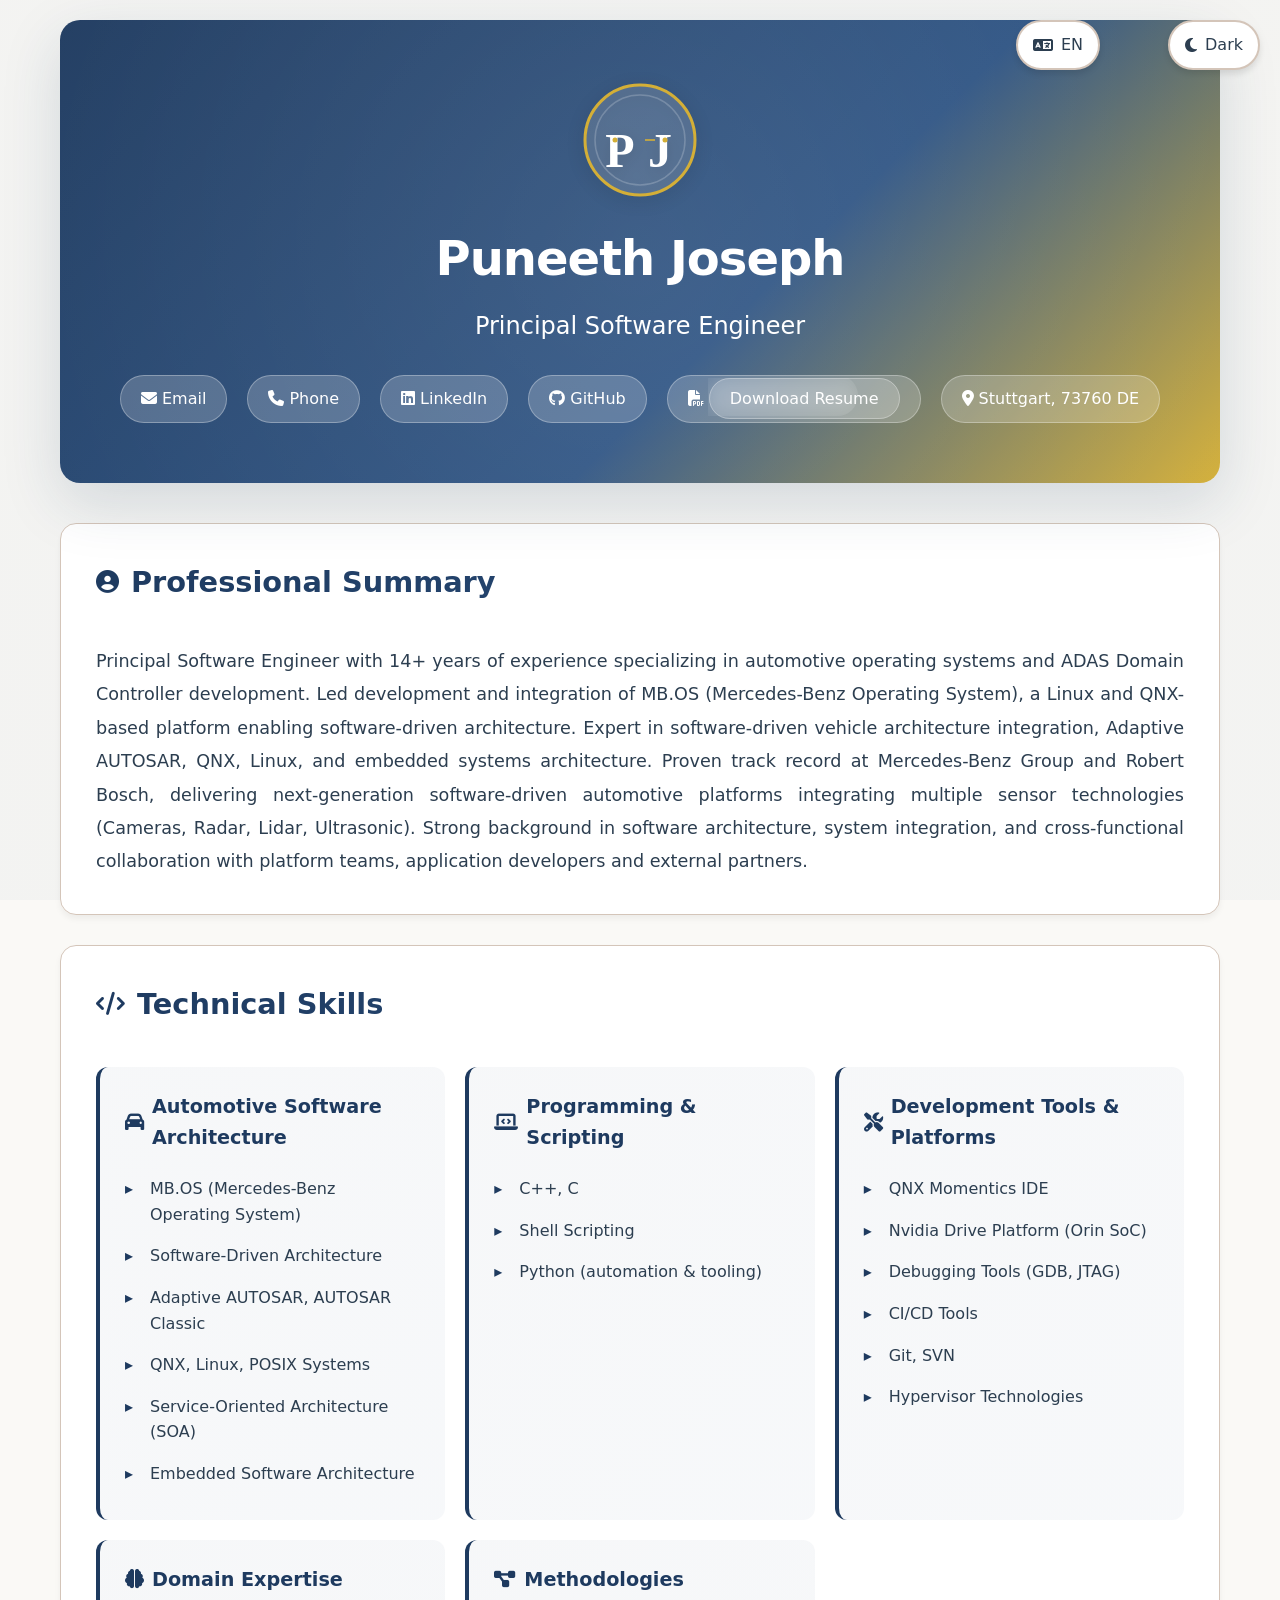
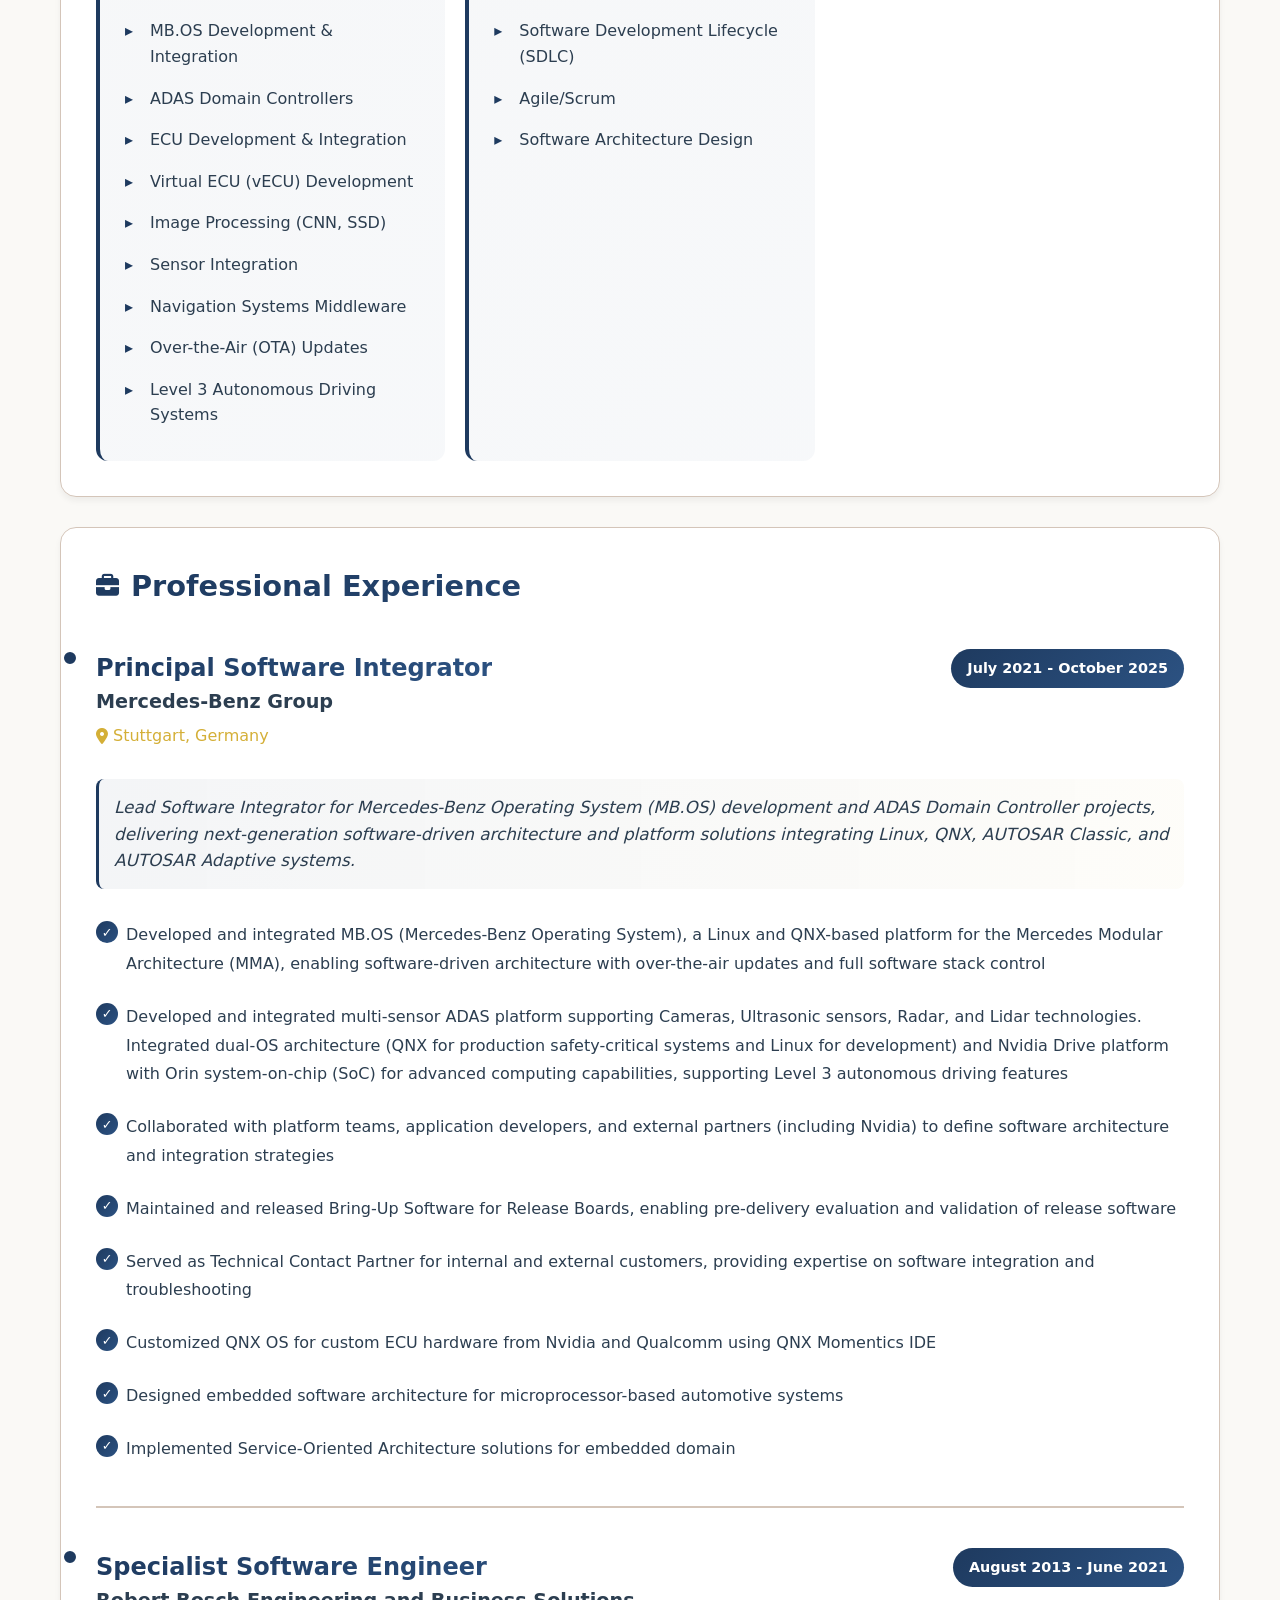
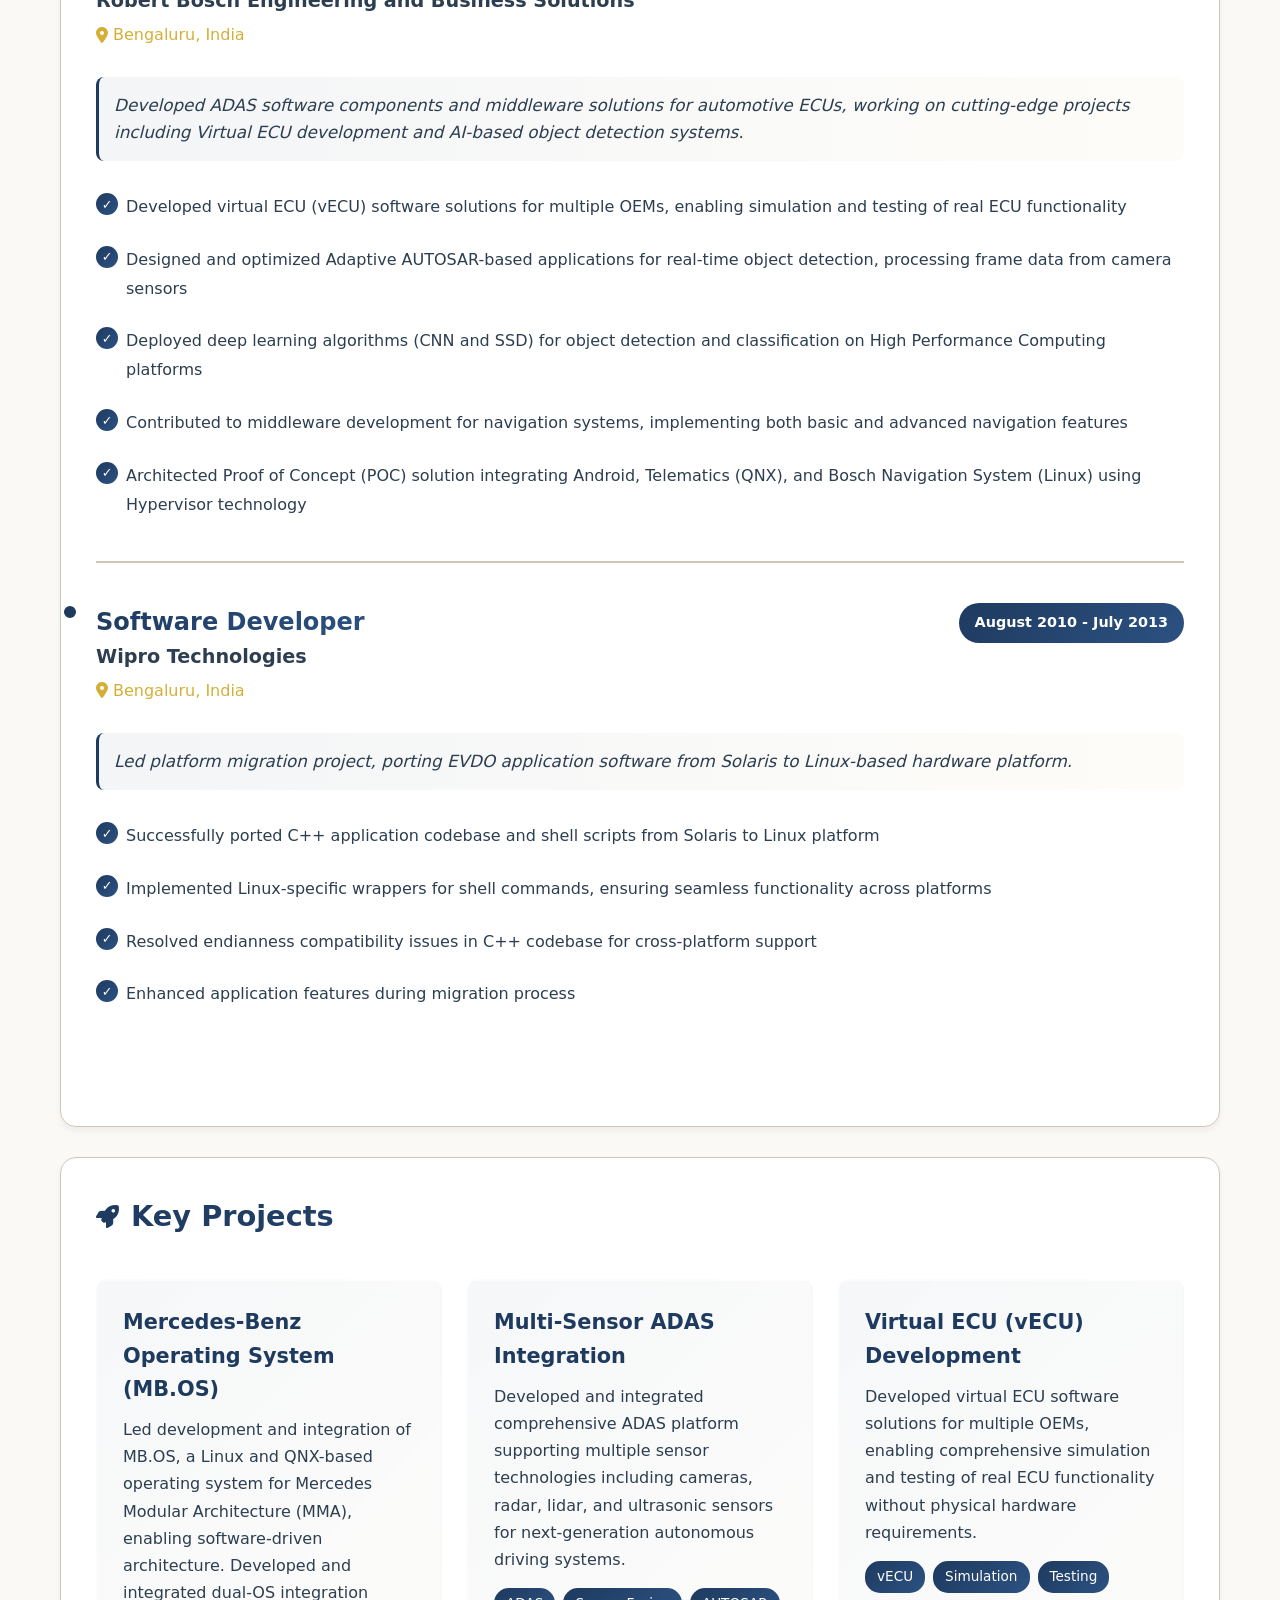
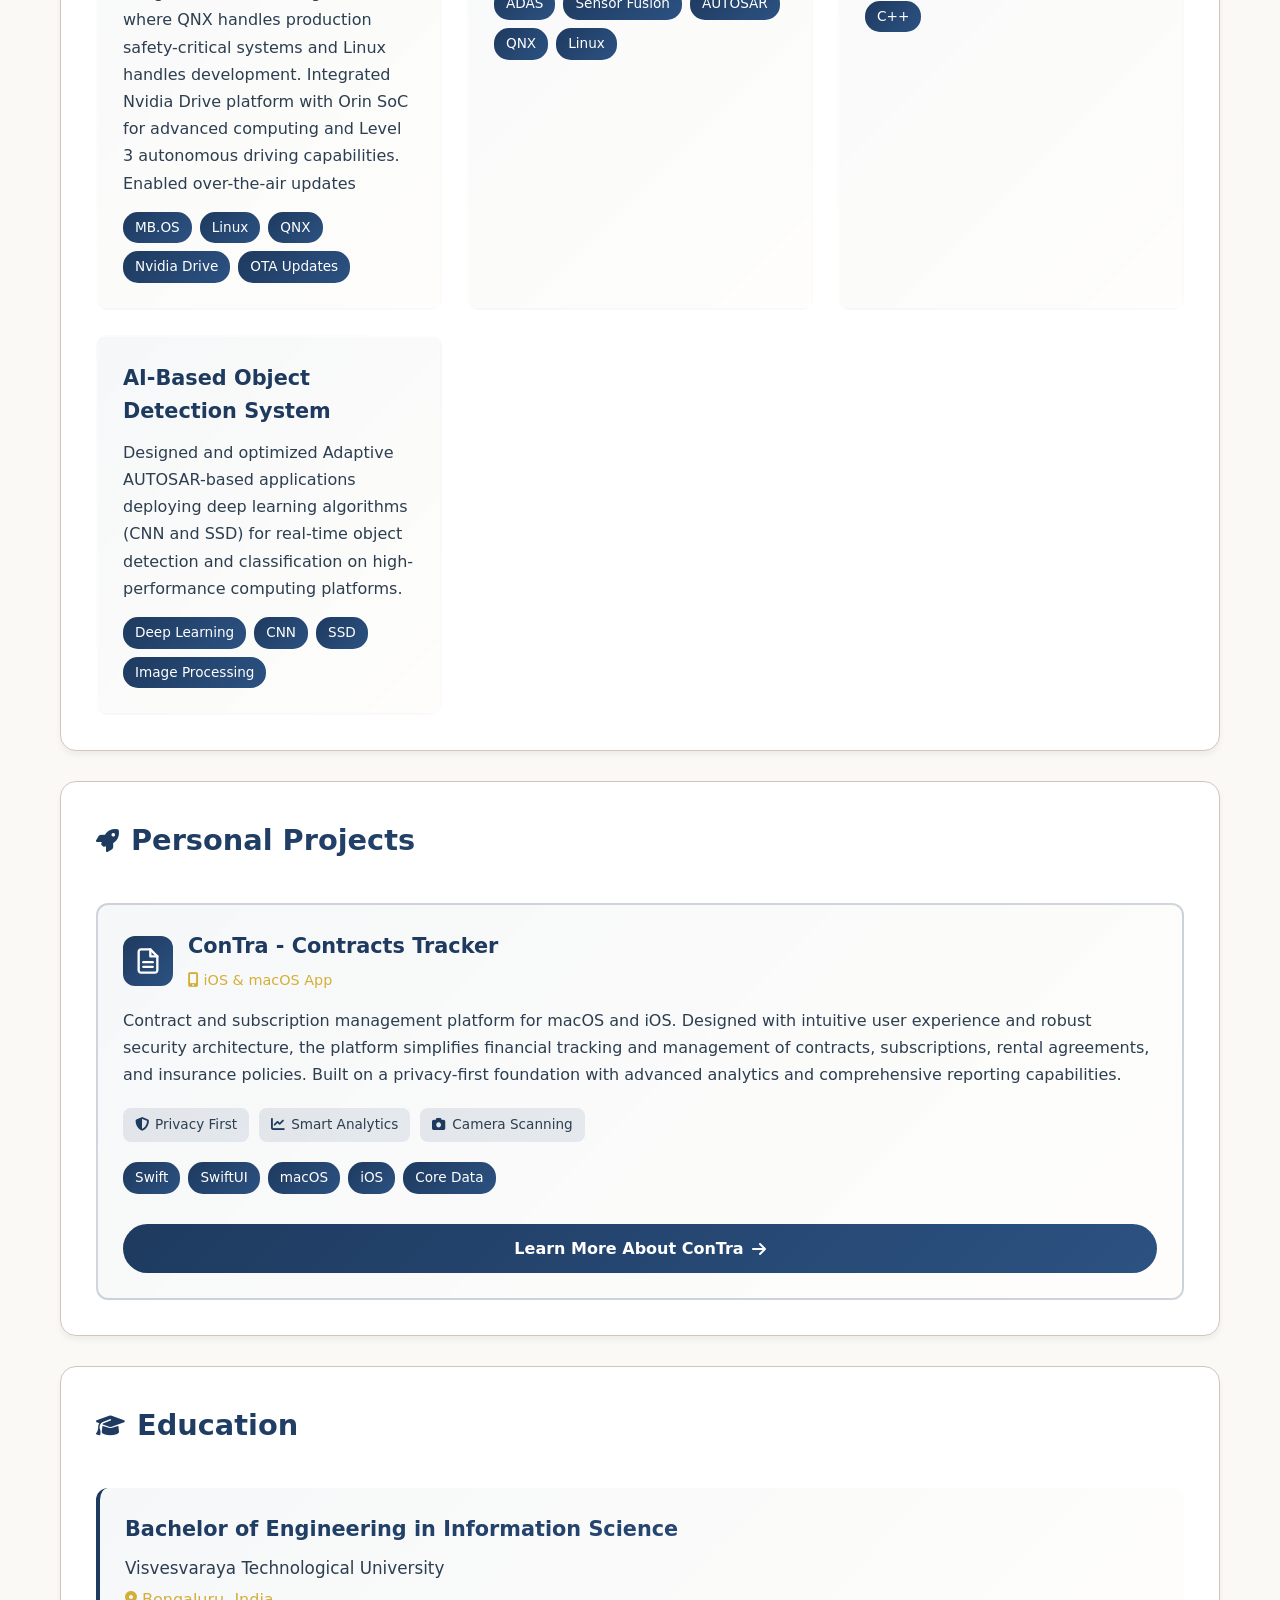
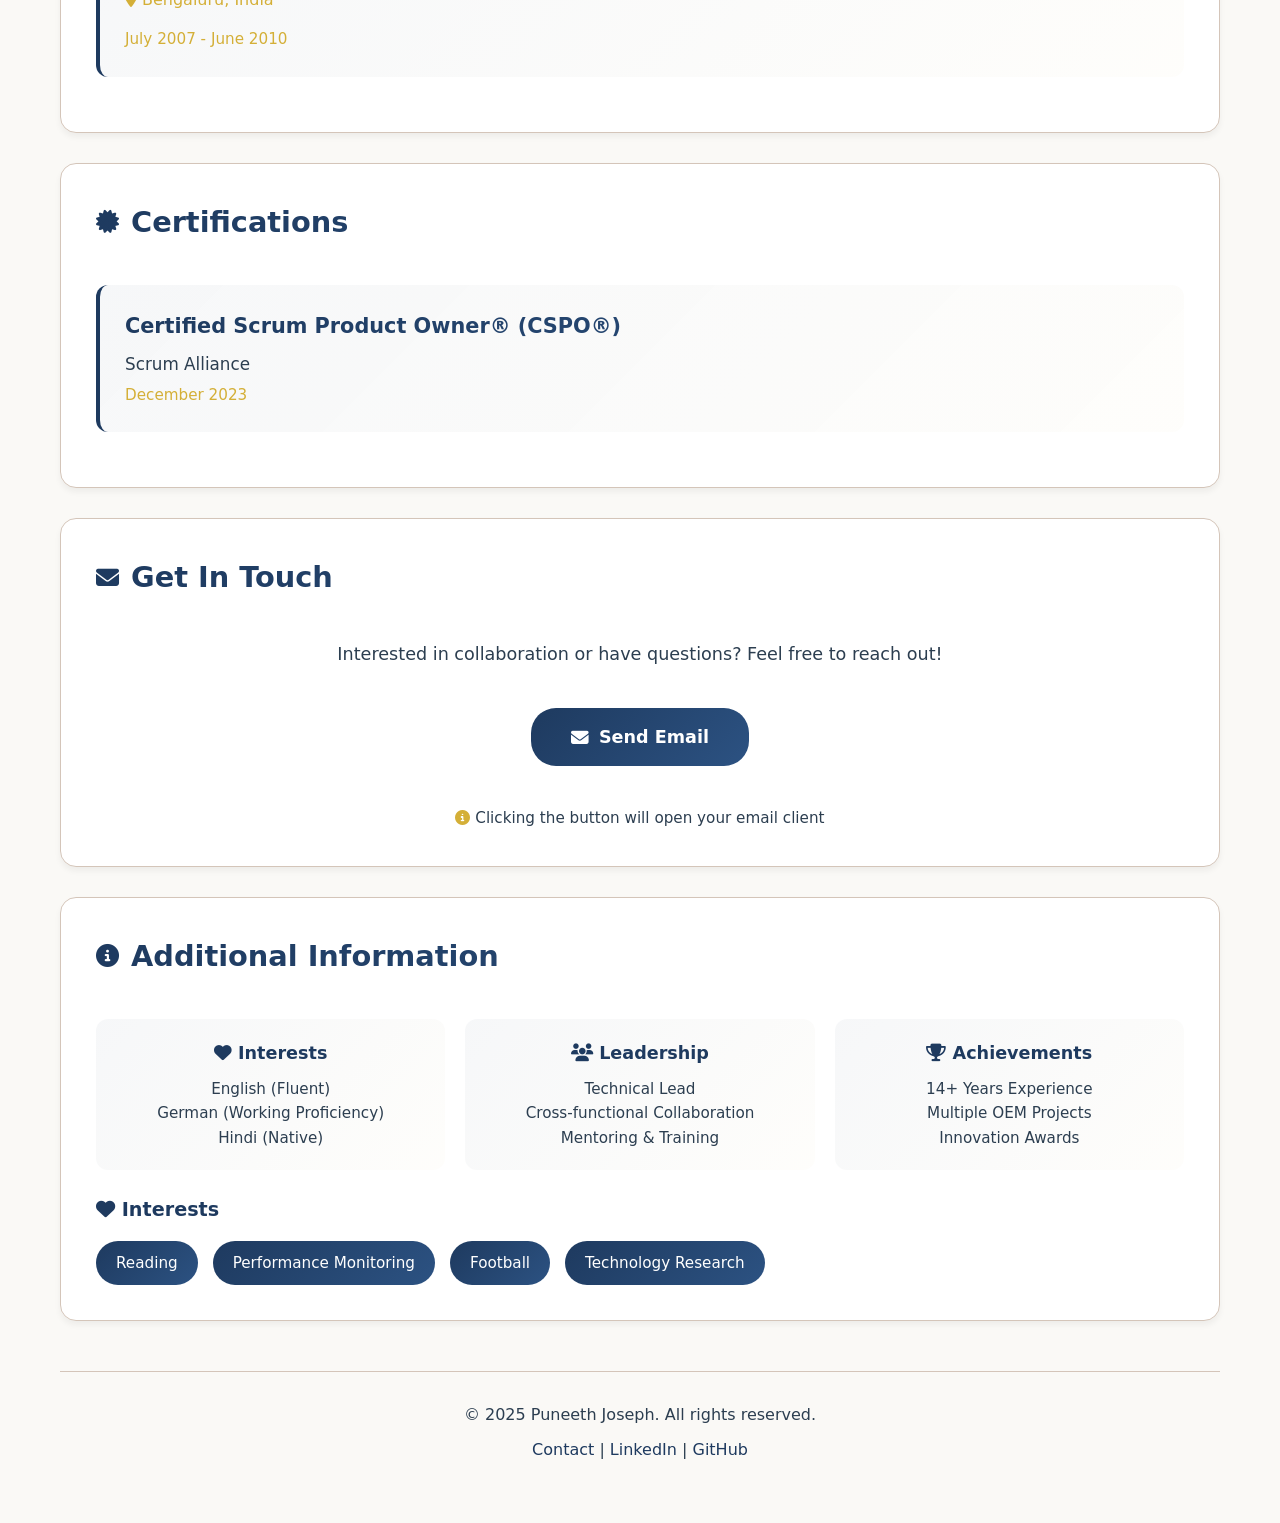
<file: index.html>
<!DOCTYPE html>
<html lang="en">
<head>
    <meta charset="UTF-8">
    <meta name="viewport" content="width=device-width, initial-scale=1.0">
    
    <!-- Primary Meta Tags -->
    <title>Puneeth Joseph - Principal Software Integrator | ADAS & Automotive Software Expert</title>
    <meta name="title" content="Puneeth Joseph - Principal Software Integrator | ADAS & Automotive Software Expert">
    <meta name="description" content="Principal Software Engineer with 14+ years of experience. Led MB.OS (Mercedes-Benz Operating System) development and software-driven architecture integration. Expert in ADAS Domain Controllers, Adaptive AUTOSAR, QNX, Linux, and automotive software integration. Formerly at Mercedes-Benz Group.">
    <meta name="keywords" content="Puneeth Joseph, Software Engineer, ADAS, AUTOSAR, QNX, Embedded Systems, Automotive Software, Mercedes-Benz, Principal Software Integrator">
    <meta name="author" content="Puneeth Joseph">
    <meta name="robots" content="index, follow">
    <link rel="canonical" href="https://puneethjoseph.in">
    
    <!-- Open Graph / Facebook -->
    <meta property="og:type" content="website">
    <meta property="og:url" content="https://puneethjoseph.in">
    <meta property="og:title" content="Puneeth Joseph - Principal Software Integrator">
    <meta property="og:description" content="Principal Software Engineer. Led MB.OS (Mercedes-Benz Operating System) development and software-driven architecture integration. Expert in ADAS Domain Controllers, Adaptive AUTOSAR, QNX, Linux, and embedded systems.">
    <meta property="og:image" content="https://puneethjoseph.in/og-image.jpg">
    
    <!-- Twitter -->
    <meta property="twitter:card" content="summary_large_image">
    <meta property="twitter:url" content="https://puneethjoseph.in">
    <meta property="twitter:title" content="Puneeth Joseph - Principal Software Integrator">
    <meta property="twitter:description" content="Principal Software Engineer specializing in ADAS Domain Controller development and automotive software integration.">
    <meta property="twitter:image" content="https://puneethjoseph.in/og-image.jpg">
    
    <!-- Favicon -->
    <link rel="icon" type="image/svg+xml" href="/assets/images/logo-favicon.svg">
    <link rel="icon" type="image/x-icon" href="/favicon.ico">
    <link rel="apple-touch-icon" sizes="180x180" href="/apple-touch-icon.png">
    
    <!-- Structured Data (JSON-LD) for SEO -->
    <script type="application/ld+json">
    {
      "@context": "https://schema.org",
      "@type": "Person",
      "name": "Puneeth Joseph",
      "jobTitle": "Principal Software Engineer",
      "alumniOf": {
        "@type": "Organization",
        "name": "Mercedes-Benz Group"
      },
      "address": {
        "@type": "PostalAddress",
        "addressLocality": "Stuttgart",
        "postalCode": "73760",
        "addressCountry": "DE"
      },
      "sameAs": [
        "https://www.linkedin.com/in/puneethjoseph"
      ],
      "knowsAbout": [
        "MB.OS (Mercedes-Benz Operating System)",
        "Adaptive AUTOSAR",
        "QNX",
        "Linux",
        "ADAS Domain Controllers",
        "Embedded Systems",
        "Automotive Software",
      ]
    }
    </script>
    
    <link rel="stylesheet" href="https://cdnjs.cloudflare.com/ajax/libs/font-awesome/6.4.0/css/all.min.css">
    <style>
        :root {
            /* Classical Professional Color Palette */
            --primary-color: #1e3a5f;        /* Deep Navy Blue - Classic & Professional */
            --secondary-color: #2c5282;      /* Medium Navy - Sophisticated */
            --accent-color: #d4af37;        /* Rich Gold - Elegant & Interesting */
            --accent-secondary: #b8860b;   /* Darker Gold - Depth */
            --bg-light: #faf9f6;           /* Warm Ivory - Classical */
            --bg-dark: #1a1a1a;            /* Deep Charcoal - Modern Dark */
            --text-light: #2c3e50;         /* Charcoal Gray - Readable */
            --text-dark: #e8e6e1;          /* Warm Off-White - Easy on Eyes */
            --card-light: #ffffff;          /* Pure White - Clean */
            --card-dark: #2d2d2d;           /* Dark Gray - Sophisticated */
            --border-light: #d4c5b9;        /* Warm Beige - Subtle */
            --border-dark: #404040;         /* Dark Gray Border */
            --shadow-color: rgba(30, 58, 95, 0.15);  /* Navy Shadow */
            --shadow-dark: rgba(0, 0, 0, 0.3);
        }

        * {
            margin: 0;
            padding: 0;
            box-sizing: border-box;
        }

        body {
            font-family: 'Inter', 'Segoe UI', system-ui, -apple-system, sans-serif;
            line-height: 1.6;
            color: var(--text-light);
            background: var(--bg-light);
            transition: background 0.3s ease, color 0.3s ease;
            overflow-x: hidden;
        }

        body.dark-mode {
            background: var(--bg-dark);
            color: var(--text-dark);
        }

        /* Animated Background */
        .bg-animation {
            position: fixed;
            top: 0;
            left: 0;
            width: 100%;
            height: 100%;
            z-index: -1;
            opacity: 0.03;
            background: linear-gradient(45deg, var(--primary-color), var(--secondary-color), var(--accent-color));
            background-size: 400% 400%;
            animation: gradientShift 20s ease infinite;
        }

        @keyframes gradientShift {
            0%, 100% { background-position: 0% 50%; }
            50% { background-position: 100% 50%; }
        }

        /* Theme Toggle */
        .theme-toggle, .language-toggle {
            position: fixed;
            top: 20px;
            z-index: 1000;
            background: var(--card-light);
            border: 2px solid var(--border-light);
            border-radius: 50px;
            padding: 10px 15px;
            cursor: pointer;
            display: flex;
            align-items: center;
            gap: 8px;
            box-shadow: 0 4px 6px rgba(0, 0, 0, 0.1);
            transition: all 0.3s ease;
        }

        .theme-toggle {
            right: 20px;
        }

        .language-toggle {
            right: 180px;
        }

        body.dark-mode .theme-toggle, body.dark-mode .language-toggle {
            background: var(--card-dark);
            border-color: var(--border-dark);
        }

        .theme-toggle:hover, .language-toggle:hover {
            transform: scale(1.05);
            box-shadow: 0 6px 12px rgba(0, 0, 0, 0.15);
        }

        @media (max-width: 768px) {
            .theme-toggle {
                right: 10px;
                top: 10px;
            }
            .language-toggle {
                right: 10px;
                top: 70px;
            }
        }

        .container {
            max-width: 1200px;
            margin: 0 auto;
            padding: 20px;
        }

        /* Header */
        .header {
            background: linear-gradient(135deg, var(--primary-color) 0%, var(--secondary-color) 60%, var(--accent-color) 100%);
            color: white;
            padding: 60px 40px;
            text-align: center;
            border-radius: 20px;
            margin-bottom: 40px;
            box-shadow: 0 20px 60px var(--shadow-color);
            position: relative;
            overflow: hidden;
        }

        .header::before {
            content: '';
            position: absolute;
            top: -50%;
            right: -50%;
            width: 200%;
            height: 200%;
            background: radial-gradient(circle, rgba(255,255,255,0.1) 0%, transparent 70%);
            animation: rotate 20s linear infinite;
        }

        @keyframes rotate {
            from { transform: rotate(0deg); }
            to { transform: rotate(360deg); }
        }

        .header-content {
            position: relative;
            z-index: 1;
        }

        /* Logo Styles */
        .logo-container {
            margin-bottom: 20px;
            animation: fadeInUp 0.8s ease;
        }

        .logo {
            width: 120px;
            height: 120px;
            margin: 0 auto;
            display: block;
            filter: drop-shadow(0 4px 8px rgba(0, 0, 0, 0.2));
            transition: transform 0.3s ease;
        }

        .logo:hover {
            transform: scale(1.05) rotate(5deg);
        }

        .logo-circle {
            fill: rgba(255, 255, 255, 0.15);
            stroke: var(--accent-color);
            stroke-width: 3;
        }

        .logo-text {
            fill: white;
            font-family: 'Georgia', 'Times New Roman', serif;
            font-weight: bold;
            font-size: 48px;
            text-anchor: middle;
            dominant-baseline: central;
        }

        .logo-monogram {
            fill: white;
            stroke: var(--accent-color);
            stroke-width: 2;
            stroke-linejoin: round;
            stroke-linecap: round;
        }

        .logo-accent {
            fill: var(--accent-color);
        }

        @media (max-width: 768px) {
            .logo {
                width: 90px;
                height: 90px;
            }
            .logo-text {
                font-size: 36px;
            }
        }

        .header h1 {
            font-size: 3em;
            margin-bottom: 10px;
            font-weight: 700;
            letter-spacing: -1px;
            animation: fadeInUp 0.8s ease 0.1s both;
        }

        .header h2 {
            font-size: 1.5em;
            font-weight: 300;
            opacity: 0.95;
            margin-bottom: 30px;
            animation: fadeInUp 0.8s ease 0.2s both;
        }

        .contact-info {
            display: flex;
            justify-content: center;
            flex-wrap: wrap;
            gap: 20px;
            font-size: 1em;
            animation: fadeInUp 0.8s ease 0.4s both;
        }

        .contact-info a, .contact-info span {
            padding: 10px 20px;
            background: rgba(255, 255, 255, 0.2);
            backdrop-filter: blur(10px);
            border-radius: 25px;
            text-decoration: none;
            color: white;
            transition: all 0.3s ease;
            border: 1px solid rgba(255, 255, 255, 0.3);
        }

        .contact-info a:hover {
            background: rgba(255, 255, 255, 0.3);
            transform: translateY(-2px);
        }

        @keyframes fadeInUp {
            from {
                opacity: 0;
                transform: translateY(30px);
            }
            to {
                opacity: 1;
                transform: translateY(0);
            }
        }

        /* Content Sections */
        .content {
            display: grid;
            grid-template-columns: 1fr;
            gap: 30px;
        }

        .section {
            background: var(--card-light);
            padding: 35px;
            border-radius: 16px;
            box-shadow: 0 4px 6px rgba(0, 0, 0, 0.05);
            border: 1px solid var(--border-light);
            transition: all 0.3s ease;
            animation: fadeIn 0.6s ease;
        }

        body.dark-mode .section {
            background: var(--card-dark);
            border-color: var(--border-dark);
            box-shadow: 0 4px 6px rgba(0, 0, 0, 0.3);
        }

        .section:hover {
            transform: translateY(-5px);
            box-shadow: 0 12px 24px var(--shadow-color);
        }

        body.dark-mode .section:hover {
            box-shadow: 0 12px 24px var(--shadow-dark);
        }

        @keyframes fadeIn {
            from { opacity: 0; }
            to { opacity: 1; }
        }

        .section-title {
            font-size: 1.8em;
            background: linear-gradient(135deg, var(--primary-color), var(--secondary-color));
            -webkit-background-clip: text;
            -webkit-text-fill-color: transparent;
            background-clip: text;
            padding-bottom: 15px;
            margin-bottom: 25px;
            font-weight: 700;
            display: flex;
            align-items: center;
            gap: 12px;
        }

        .section-title i {
            font-size: 0.8em;
        }

        .summary {
            font-size: 1.1em;
            line-height: 1.9;
            color: var(--text-light);
            text-align: justify;
        }

        body.dark-mode .summary {
            color: var(--text-dark);
        }

        /* Skills Grid */
        .skills-grid {
            display: grid;
            grid-template-columns: repeat(auto-fit, minmax(280px, 1fr));
            gap: 20px;
            margin-top: 20px;
        }

        .skill-category {
            background: linear-gradient(135deg, rgba(30, 58, 95, 0.04), rgba(44, 82, 130, 0.04));
            padding: 25px;
            border-radius: 12px;
            border-left: 4px solid var(--primary-color);
            transition: all 0.3s ease;
        }

        body.dark-mode .skill-category {
            background: linear-gradient(135deg, rgba(30, 58, 95, 0.15), rgba(44, 82, 130, 0.15));
        }

        .skill-category:hover {
            transform: translateX(5px);
            box-shadow: 0 8px 16px var(--shadow-color);
            border-left-color: var(--accent-color);
        }

        .skill-category h3 {
            color: var(--primary-color);
            font-size: 1.2em;
            margin-bottom: 15px;
            font-weight: 600;
            display: flex;
            align-items: center;
            gap: 8px;
        }

        .skill-category ul {
            list-style: none;
            padding-left: 0;
        }

        .skill-category li {
            padding: 8px 0;
            color: var(--text-light);
            position: relative;
            padding-left: 25px;
            transition: all 0.2s ease;
        }

        body.dark-mode .skill-category li {
            color: var(--text-dark);
        }

        .skill-category li:hover {
            padding-left: 30px;
        }

        .skill-category li:before {
            content: "▸";
            position: absolute;
            left: 0;
            color: var(--primary-color);
            font-weight: bold;
            transition: all 0.2s ease;
        }

        .skill-category li:hover:before {
            transform: scale(1.3);
        }

        /* Experience Items */
        .experience-item {
            margin-bottom: 40px;
            padding-bottom: 30px;
            border-bottom: 2px solid var(--border-light);
            position: relative;
        }

        body.dark-mode .experience-item {
            border-bottom-color: var(--border-dark);
        }

        .experience-item:last-child {
            border-bottom: none;
        }

        .experience-item::before {
            content: '';
            position: absolute;
            left: -35px;
            top: 0;
            width: 12px;
            height: 12px;
            background: var(--primary-color);
            border-radius: 50%;
            border: 3px solid var(--card-light);
        }

        body.dark-mode .experience-item::before {
            border-color: var(--card-dark);
        }

        .job-header {
            display: flex;
            justify-content: space-between;
            align-items: flex-start;
            margin-bottom: 15px;
            flex-wrap: wrap;
            gap: 15px;
        }

        .job-title {
            font-size: 1.5em;
            background: linear-gradient(135deg, var(--primary-color), var(--secondary-color));
            -webkit-background-clip: text;
            -webkit-text-fill-color: transparent;
            background-clip: text;
            font-weight: 700;
        }

        .job-date {
            background: linear-gradient(135deg, var(--primary-color), var(--secondary-color));
            color: white;
            padding: 8px 16px;
            border-radius: 20px;
            font-weight: 600;
            font-size: 0.9em;
            white-space: nowrap;
        }

        .company {
            color: var(--text-light);
            font-size: 1.2em;
            margin-bottom: 5px;
            font-weight: 600;
        }

        body.dark-mode .company {
            color: var(--text-dark);
        }

        .location {
            color: var(--accent-color);
            font-size: 1em;
            margin-bottom: 15px;
            display: flex;
            align-items: center;
            gap: 5px;
        }

        .job-description {
            color: var(--text-light);
            margin-bottom: 20px;
            font-style: italic;
            font-size: 1.05em;
            padding: 15px;
            background: linear-gradient(90deg, rgba(30, 58, 95, 0.05), rgba(212, 175, 55, 0.03));
            border-radius: 8px;
            border-left: 3px solid var(--primary-color);
        }

        body.dark-mode .job-description {
            color: var(--text-dark);
            background: linear-gradient(90deg, rgba(30, 58, 95, 0.2), rgba(212, 175, 55, 0.1));
        }

        .job-achievements {
            list-style: none;
            padding-left: 0;
        }

        .job-achievements li {
            padding: 12px 0;
            padding-left: 30px;
            position: relative;
            color: var(--text-light);
            line-height: 1.8;
            transition: all 0.2s ease;
        }

        body.dark-mode .job-achievements li {
            color: var(--text-dark);
        }

        .job-achievements li:hover {
            padding-left: 35px;
        }

        .job-achievements li:before {
            content: "✓";
            position: absolute;
            left: 0;
            background: linear-gradient(135deg, var(--primary-color), var(--secondary-color));
            color: white;
            width: 22px;
            height: 22px;
            border-radius: 50%;
            display: flex;
            align-items: center;
            justify-content: center;
            font-size: 0.8em;
            font-weight: bold;
        }

        /* Projects Section */
        .projects-grid {
            display: grid;
            grid-template-columns: repeat(auto-fit, minmax(300px, 1fr));
            gap: 25px;
            margin-top: 20px;
        }

        .project-card {
            background: linear-gradient(135deg, rgba(30, 58, 95, 0.04), rgba(212, 175, 55, 0.02));
            padding: 25px;
            border-radius: 12px;
            border: 2px solid transparent;
            transition: all 0.3s ease;
            position: relative;
            overflow: hidden;
        }

        body.dark-mode .project-card {
            background: linear-gradient(135deg, rgba(30, 58, 95, 0.15), rgba(212, 175, 55, 0.08));
        }

        .project-card::before {
            content: '';
            position: absolute;
            top: 0;
            left: 0;
            width: 100%;
            height: 4px;
            background: linear-gradient(90deg, var(--primary-color), var(--accent-color));
            transform: scaleX(0);
            transition: transform 0.3s ease;
        }

        .project-card:hover {
            transform: translateY(-5px);
            border-color: var(--accent-color);
            box-shadow: 0 12px 24px var(--shadow-color);
        }

        .project-card:hover::before {
            transform: scaleX(1);
        }

        .contra-teaser-card {
            border: 2px solid rgba(30, 58, 95, 0.2);
        }

        .contra-teaser-card:hover {
            border-color: var(--accent-color);
            box-shadow: 0 12px 24px var(--shadow-color);
        }

        body.dark-mode .contra-teaser-card {
            border-color: rgba(212, 175, 55, 0.3);
        }

        .project-title {
            font-size: 1.3em;
            color: var(--primary-color);
            font-weight: 700;
            margin-bottom: 10px;
        }

        .project-description {
            color: var(--text-light);
            line-height: 1.7;
            margin-bottom: 15px;
        }

        body.dark-mode .project-description {
            color: var(--text-dark);
        }

        .project-tech {
            display: flex;
            flex-wrap: wrap;
            gap: 8px;
            margin-top: 15px;
        }

        .tech-tag {
            background: linear-gradient(135deg, var(--primary-color), var(--secondary-color));
            color: white;
            padding: 5px 12px;
            border-radius: 15px;
            font-size: 0.85em;
            font-weight: 500;
            transition: all 0.3s ease;
        }

        .tech-tag:hover {
            background: linear-gradient(135deg, var(--accent-secondary), var(--accent-color));
            transform: translateY(-2px);
        }

        /* Contact Form */
        .contact-form {
            margin-top: 25px;
        }

        .form-group {
            margin-bottom: 20px;
        }

        .form-group label {
            display: block;
            margin-bottom: 8px;
            color: var(--primary-color);
            font-weight: 600;
            font-size: 0.95em;
        }

        .form-group input,
        .form-group textarea {
            width: 100%;
            padding: 12px 15px;
            border: 2px solid var(--border-light);
            border-radius: 8px;
            font-size: 1em;
            font-family: inherit;
            transition: all 0.3s ease;
            background: var(--card-light);
            color: var(--text-light);
        }

        body.dark-mode .form-group input,
        body.dark-mode .form-group textarea {
            background: var(--card-dark);
            border-color: var(--border-dark);
            color: var(--text-dark);
        }

        .form-group input:focus,
        .form-group textarea:focus {
            outline: none;
            border-color: var(--accent-color);
            box-shadow: 0 0 0 3px rgba(212, 175, 55, 0.15);
        }

        .form-group textarea {
            resize: vertical;
            min-height: 120px;
        }

        .submit-btn {
            background: linear-gradient(135deg, var(--primary-color), var(--secondary-color));
            color: white;
            padding: 12px 30px;
            border: none;
            border-radius: 25px;
            font-size: 1em;
            font-weight: 600;
            cursor: pointer;
            transition: all 0.3s ease;
            display: inline-flex;
            align-items: center;
            gap: 8px;
        }

        .submit-btn:hover {
            transform: translateY(-2px);
            box-shadow: 0 8px 16px rgba(212, 175, 55, 0.4);
            background: linear-gradient(135deg, var(--secondary-color), var(--accent-color));
        }

        .submit-btn:active {
            transform: translateY(0);
        }

        .form-message {
            margin-top: 15px;
            padding: 12px;
            border-radius: 8px;
            display: none;
        }

        .form-message.success {
            background: rgba(34, 197, 94, 0.1);
            color: #16a34a;
            border: 1px solid #16a34a;
        }

        .form-message.error {
            background: rgba(239, 68, 68, 0.1);
            color: #dc2626;
            border: 1px solid #dc2626;
        }

        /* Education & Certifications */
        .education-item, .certification-item {
            padding: 25px;
            background: linear-gradient(135deg, rgba(30, 58, 95, 0.04), rgba(212, 175, 55, 0.02));
            border-radius: 12px;
            margin-bottom: 20px;
            border-left: 4px solid var(--primary-color);
            transition: all 0.3s ease;
        }

        body.dark-mode .education-item, body.dark-mode .certification-item {
            background: linear-gradient(135deg, rgba(30, 58, 95, 0.15), rgba(212, 175, 55, 0.08));
        }

        .education-item:hover, .certification-item:hover {
            transform: translateX(5px);
            box-shadow: 0 8px 16px var(--shadow-color);
            border-left-color: var(--accent-color);
        }

        .education-degree, .certification-name {
            font-size: 1.3em;
            background: linear-gradient(135deg, var(--primary-color), var(--secondary-color));
            -webkit-background-clip: text;
            -webkit-text-fill-color: transparent;
            background-clip: text;
            font-weight: 700;
            margin-bottom: 8px;
        }

        .education-school, .certification-org {
            color: var(--text-light);
            margin-bottom: 5px;
            font-size: 1.05em;
        }

        body.dark-mode .education-school, body.dark-mode .certification-org {
            color: var(--text-dark);
        }

        .education-date, .certification-date {
            color: var(--accent-color);
            font-size: 0.95em;
            font-weight: 500;
        }

        /* Additional Info */
        .info-grid {
            display: grid;
            grid-template-columns: repeat(auto-fit, minmax(200px, 1fr));
            gap: 20px;
            margin-top: 20px;
        }

        .info-card {
            background: linear-gradient(135deg, rgba(30, 58, 95, 0.04), rgba(212, 175, 55, 0.02));
            padding: 20px;
            border-radius: 12px;
            text-align: center;
            transition: all 0.3s ease;
        }

        body.dark-mode .info-card {
            background: linear-gradient(135deg, rgba(30, 58, 95, 0.15), rgba(212, 175, 55, 0.08));
        }

        .info-card:hover {
            transform: translateY(-5px);
            box-shadow: 0 8px 16px var(--shadow-color);
        }

        .info-card h4 {
            color: var(--primary-color);
            margin-bottom: 10px;
            font-size: 1.1em;
        }

        .info-card p {
            color: var(--text-light);
            font-size: 0.95em;
        }

        body.dark-mode .info-card p {
            color: var(--text-dark);
        }

        .interests {
            display: flex;
            flex-wrap: wrap;
            gap: 15px;
            margin-top: 15px;
        }

        .interest-tag {
            background: linear-gradient(135deg, var(--primary-color), var(--secondary-color));
            color: white;
            padding: 10px 20px;
            border-radius: 25px;
            font-size: 0.95em;
            font-weight: 500;
            transition: all 0.3s ease;
            cursor: default;
        }

        .interest-tag:hover {
            transform: scale(1.05);
            box-shadow: 0 4px 12px rgba(212, 175, 55, 0.4);
        }

        /* Footer */
        .footer {
            text-align: center;
            padding: 30px;
            margin-top: 50px;
            color: var(--text-light);
            border-top: 1px solid var(--border-light);
        }

        body.dark-mode .footer {
            border-top-color: var(--border-dark);
            color: var(--text-dark);
        }

        .footer p {
            margin-bottom: 10px;
        }

        .footer a {
            color: var(--primary-color);
            text-decoration: none;
            transition: all 0.3s ease;
        }

        .footer a:hover {
            text-decoration: underline;
        }

        /* Responsive */
        @media (max-width: 768px) {
            .header h1 {
                font-size: 2em;
            }
            .header {
                padding: 40px 20px;
            }
            .section {
                padding: 25px;
            }
            .job-header {
                flex-direction: column;
            }
            .skills-grid, .projects-grid {
                grid-template-columns: 1fr;
            }
            .theme-toggle, .language-toggle {
                padding: 8px 12px;
            }
        }

        @media print {
            body {
                background: white;
            }
            .theme-toggle, .contact-form {
                display: none;
            }
            .section {
                box-shadow: none;
                page-break-inside: avoid;
            }
        }
    </style>
    
    <!-- Google Analytics (Replace with your tracking ID) -->
    <!-- <script async src="https://www.googletagmanager.com/gtag/js?id=GA_MEASUREMENT_ID"></script>
    <script>
        window.dataLayer = window.dataLayer || [];
        function gtag(){dataLayer.push(arguments);}
        gtag('js', new Date());
        gtag('config', 'GA_MEASUREMENT_ID');
    </script> -->
</head>
<body>
    <div class="bg-animation"></div>
    
    <div class="language-toggle" onclick="toggleLanguage()">
        <i class="fas fa-language" id="language-icon"></i>
        <span id="language-text">EN</span>
    </div>
    
    <div class="theme-toggle" onclick="toggleTheme()">
        <i class="fas fa-moon" id="theme-icon"></i>
        <span id="theme-text">Dark</span>
    </div>

    <div class="container">
        <div class="header">
            <div class="header-content">
                <div class="logo-container">
                    <svg class="logo" viewBox="0 0 120 120" xmlns="http://www.w3.org/2000/svg">
                        <!-- Outer Circle -->
                        <circle cx="60" cy="60" r="55" class="logo-circle"/>
                        <!-- Inner Decorative Circle -->
                        <circle cx="60" cy="60" r="45" fill="none" stroke="rgba(255,255,255,0.2)" stroke-width="1.5"/>
                        
                        <!-- Monogram P & J -->
                        <!-- Letter P -->
                        <text x="40" y="70" class="logo-text" font-size="56" font-weight="bold">P</text>
                        <!-- Letter J -->
                        <text x="80" y="70" class="logo-text" font-size="56" font-weight="bold">J</text>
                        
                        <!-- Decorative gold line connecting initials -->
                        <line x1="65" y1="60" x2="75" y2="60" stroke="var(--accent-color)" stroke-width="2" opacity="0.8"/>
                        
                        <!-- Gold accent dots -->
                        <circle cx="35" cy="60" r="2.5" fill="var(--accent-color)"/>
                        <circle cx="85" cy="60" r="2.5" fill="var(--accent-color)"/>
                    </svg>
                </div>
                <h1>Puneeth Joseph</h1>
                <h2>Principal Software Engineer</h2>
                <div class="contact-info">
                    <a href="mailto:puneeth.joseph@yahoo.com"><i class="fas fa-envelope"></i> Email</a>
                    <a href="tel:+4915112421175"><i class="fas fa-phone"></i> Phone</a>
                    <a href="https://www.linkedin.com/in/puneethjoseph" target="_blank" rel="noopener noreferrer"><i class="fab fa-linkedin"></i> LinkedIn</a>
                    <a href="https://github.com/puneethjoseph" target="_blank" rel="noopener noreferrer"><i class="fab fa-github"></i> GitHub</a>
                    <a href="" id="resume-download" download><i class="fas fa-file-pdf"></i> <span id="resume-download-text">Download Resume</span></a>
                    <span><i class="fas fa-map-marker-alt"></i> Stuttgart, 73760 DE</span>
                </div>
            </div>
        </div>

        <div class="content">
            <section class="section">
                <h2 class="section-title">
                    <i class="fas fa-user-circle"></i>
                    Professional Summary
                </h2>
                <p class="summary">
                    Principal Software Engineer with 14+ years of experience specializing in automotive operating systems and ADAS Domain Controller development. Led development and integration of MB.OS (Mercedes-Benz Operating System), a Linux and QNX-based platform enabling software-driven architecture. Expert in software-driven vehicle architecture integration, Adaptive AUTOSAR, QNX, Linux, and embedded systems architecture. Proven track record at Mercedes-Benz Group and Robert Bosch, delivering next-generation software-driven automotive platforms integrating multiple sensor technologies (Cameras, Radar, Lidar, Ultrasonic). Strong background in software architecture, system integration, and cross-functional collaboration with platform teams, application developers and external partners.
                </p>
            </section>

            <section class="section">
                <h2 class="section-title">
                    <i class="fas fa-code"></i>
                    Technical Skills
                </h2>
                <div class="skills-grid">
                    <div class="skill-category">
                        <h3><i class="fas fa-car"></i> Automotive Software Architecture</h3>
                        <ul>
                            <li>MB.OS (Mercedes-Benz Operating System)</li>
                            <li>Software-Driven Architecture</li>
                            <li>Adaptive AUTOSAR, AUTOSAR Classic</li>
                            <li>QNX, Linux, POSIX Systems</li>
                            <li>Service-Oriented Architecture (SOA)</li>
                            <li>Embedded Software Architecture</li>
                        </ul>
                    </div>
                    <div class="skill-category">
                        <h3><i class="fas fa-laptop-code"></i> Programming & Scripting</h3>
                        <ul>
                            <li>C++, C</li>
                            <li>Shell Scripting</li>
                            <li>Python (automation & tooling)</li>
                        </ul>
                    </div>
                    <div class="skill-category">
                        <h3><i class="fas fa-tools"></i> Development Tools & Platforms</h3>
                        <ul>
                            <li>QNX Momentics IDE</li>
                            <li>Nvidia Drive Platform (Orin SoC)</li>
                            <li>Debugging Tools (GDB, JTAG)</li>
                            <li>CI/CD Tools</li>
                            <li>Git, SVN</li>
                            <li>Hypervisor Technologies</li>
                        </ul>
                    </div>
                    <div class="skill-category">
                        <h3><i class="fas fa-brain"></i> Domain Expertise</h3>
                        <ul>
                            <li>MB.OS Development & Integration</li>
                            <li>ADAS Domain Controllers</li>
                            <li>ECU Development & Integration</li>
                            <li>Virtual ECU (vECU) Development</li>
                            <li>Image Processing (CNN, SSD)</li>
                            <li>Sensor Integration</li>
                            <li>Navigation Systems Middleware</li>
                            <li>Over-the-Air (OTA) Updates</li>
                            <li>Level 3 Autonomous Driving Systems</li>
                        </ul>
                    </div>
                    <div class="skill-category">
                        <h3><i class="fas fa-project-diagram"></i> Methodologies</h3>
                        <ul>
                            <li>Software Development Lifecycle (SDLC)</li>
                            <li>Agile/Scrum</li>
                            <li>Software Architecture Design</li>
                        </ul>
                    </div>
                </div>
            </section>

            <section class="section">
                <h2 class="section-title">
                    <i class="fas fa-briefcase"></i>
                    Professional Experience
                </h2>
                
                <div class="experience-item">
                    <div class="job-header">
                        <div>
                            <div class="job-title">Principal Software Integrator</div>
                            <div class="company">Mercedes-Benz Group</div>
                            <div class="location"><i class="fas fa-map-marker-alt"></i> Stuttgart, Germany</div>
                        </div>
                        <div class="job-date">July 2021 - October 2025 </div>
                    </div>
                    <p class="job-description">
                        Lead Software Integrator for Mercedes-Benz Operating System (MB.OS) development and ADAS Domain Controller projects, delivering next-generation software-driven architecture and platform solutions integrating Linux, QNX, AUTOSAR Classic, and AUTOSAR Adaptive systems.
                    </p>
                    <ul class="job-achievements">
                        <li>Developed and integrated MB.OS (Mercedes-Benz Operating System), a Linux and QNX-based platform for the Mercedes Modular Architecture (MMA), enabling software-driven architecture with over-the-air updates and full software stack control</li>
                        <li>Developed and integrated multi-sensor ADAS platform supporting Cameras, Ultrasonic sensors, Radar, and Lidar technologies. Integrated dual-OS architecture (QNX for production safety-critical systems and Linux for development) and Nvidia Drive platform with Orin system-on-chip (SoC) for advanced computing capabilities, supporting Level 3 autonomous driving features</li>
                        <li>Collaborated with platform teams, application developers, and external partners (including Nvidia) to define software architecture and integration strategies</li>
                        <li>Maintained and released Bring-Up Software for Release Boards, enabling pre-delivery evaluation and validation of release software</li>
                        <li>Served as Technical Contact Partner for internal and external customers, providing expertise on software integration and troubleshooting</li>
                        <li>Customized QNX OS for custom ECU hardware from Nvidia and Qualcomm using QNX Momentics IDE</li>
                        <li>Designed embedded software architecture for microprocessor-based automotive systems</li>
                        <li>Implemented Service-Oriented Architecture solutions for embedded domain</li>
                    </ul>
                </div>

                <div class="experience-item">
                    <div class="job-header">
                        <div>
                            <div class="job-title">Specialist Software Engineer</div>
                            <div class="company">Robert Bosch Engineering and Business Solutions</div>
                            <div class="location"><i class="fas fa-map-marker-alt"></i> Bengaluru, India</div>
                        </div>
                        <div class="job-date">August 2013 - June 2021</div>
                    </div>
                    <p class="job-description">
                        Developed ADAS software components and middleware solutions for automotive ECUs, working on cutting-edge projects including Virtual ECU development and AI-based object detection systems.
                    </p>
                    <ul class="job-achievements">
                        <li>Developed virtual ECU (vECU) software solutions for multiple OEMs, enabling simulation and testing of real ECU functionality</li>
                        <li>Designed and optimized Adaptive AUTOSAR-based applications for real-time object detection, processing frame data from camera sensors</li>
                        <li>Deployed deep learning algorithms (CNN and SSD) for object detection and classification on High Performance Computing platforms</li>
                        <li>Contributed to middleware development for navigation systems, implementing both basic and advanced navigation features</li>
                        <li>Architected Proof of Concept (POC) solution integrating Android, Telematics (QNX), and Bosch Navigation System (Linux) using Hypervisor technology</li>
                    </ul>
                </div>

                <div class="experience-item">
                    <div class="job-header">
                        <div>
                            <div class="job-title">Software Developer</div>
                            <div class="company">Wipro Technologies</div>
                            <div class="location"><i class="fas fa-map-marker-alt"></i> Bengaluru, India</div>
                        </div>
                        <div class="job-date">August 2010 - July 2013</div>
                    </div>
                    <p class="job-description">
                        Led platform migration project, porting EVDO application software from Solaris to Linux-based hardware platform.
                    </p>
                    <ul class="job-achievements">
                        <li>Successfully ported C++ application codebase and shell scripts from Solaris to Linux platform</li>
                        <li>Implemented Linux-specific wrappers for shell commands, ensuring seamless functionality across platforms</li>
                        <li>Resolved endianness compatibility issues in C++ codebase for cross-platform support</li>
                        <li>Enhanced application features during migration process</li>
                    </ul>
                </div>
            </section>

            <section class="section">
                <h2 class="section-title">
                    <i class="fas fa-rocket"></i>
                    Key Projects
                </h2>
                <div class="projects-grid">
                    <div class="project-card">
                        <div class="project-title">Mercedes-Benz Operating System (MB.OS)</div>
                        <p class="project-description">
                            Led development and integration of MB.OS, a Linux and QNX-based operating system for Mercedes Modular Architecture (MMA), enabling software-driven architecture. Developed and integrated dual-OS integration where QNX handles production safety-critical systems and Linux handles development. Integrated Nvidia Drive platform with Orin SoC for advanced computing and Level 3 autonomous driving capabilities. Enabled over-the-air updates
                        </p>
                        <div class="project-tech">
                            <span class="tech-tag">MB.OS</span>
                            <span class="tech-tag">Linux</span>
                            <span class="tech-tag">QNX</span>
                            <span class="tech-tag">Nvidia Drive</span>
                            <span class="tech-tag">OTA Updates</span>
                        </div>
                    </div>
                    <div class="project-card">
                        <div class="project-title">Multi-Sensor ADAS Integration</div>
                        <p class="project-description">
                            Developed and integrated comprehensive ADAS platform supporting multiple sensor technologies including cameras, radar, lidar, and ultrasonic sensors for next-generation autonomous driving systems.
                        </p>
                        <div class="project-tech">
                            <span class="tech-tag">ADAS</span>
                            <span class="tech-tag">Sensor Fusion</span>
                            <span class="tech-tag">AUTOSAR</span>
                            <span class="tech-tag">QNX</span>
                            <span class="tech-tag">Linux</span>
                        </div>
                    </div>
                    <div class="project-card">
                        <div class="project-title">Virtual ECU (vECU) Development</div>
                        <p class="project-description">
                            Developed virtual ECU software solutions for multiple OEMs, enabling comprehensive simulation and testing of real ECU functionality without physical hardware requirements.
                        </p>
                        <div class="project-tech">
                            <span class="tech-tag">vECU</span>
                            <span class="tech-tag">Simulation</span>
                            <span class="tech-tag">Testing</span>
                            <span class="tech-tag">C++</span>
                        </div>
                    </div>
                    <div class="project-card">
                        <div class="project-title">AI-Based Object Detection System</div>
                        <p class="project-description">
                            Designed and optimized Adaptive AUTOSAR-based applications deploying deep learning algorithms (CNN and SSD) for real-time object detection and classification on high-performance computing platforms.
                        </p>
                        <div class="project-tech">
                            <span class="tech-tag">Deep Learning</span>
                            <span class="tech-tag">CNN</span>
                            <span class="tech-tag">SSD</span>
                            <span class="tech-tag">Image Processing</span>
                        </div>
                    </div>
                </div>
            </section>

            <section class="section">
                <h2 class="section-title">
                    <i class="fas fa-rocket"></i>
                    Personal Projects
                </h2>
                <div class="projects-grid">
                    <div class="project-card contra-teaser-card">
                        <div style="display: flex; align-items: center; gap: 15px; margin-bottom: 15px;">
                            <div style="width: 50px; height: 50px; background: linear-gradient(135deg, var(--primary-color), var(--secondary-color)); border-radius: 12px; display: flex; align-items: center; justify-content: center; flex-shrink: 0;">
                                <svg viewBox="0 0 24 24" fill="none" xmlns="http://www.w3.org/2000/svg" style="width: 28px; height: 28px; color: white;">
                                    <path d="M14 2H6C5.46957 2 4.96086 2.21071 4.58579 2.58579C4.21071 2.96086 4 3.46957 4 4V20C4 20.5304 4.21071 21.0391 4.58579 21.4142C4.96086 21.7893 5.46957 22 6 22H18C18.5304 22 19.0391 21.7893 19.4142 21.4142C19.7893 21.0391 20 20.5304 20 20V8L14 2Z" stroke="currentColor" stroke-width="2" stroke-linecap="round" stroke-linejoin="round"/>
                                    <path d="M14 2V8H20" stroke="currentColor" stroke-width="2" stroke-linecap="round" stroke-linejoin="round"/>
                                    <path d="M16 13H8" stroke="currentColor" stroke-width="2" stroke-linecap="round" stroke-linejoin="round"/>
                                    <path d="M16 17H8" stroke="currentColor" stroke-width="2" stroke-linecap="round" stroke-linejoin="round"/>
                                </svg>
                            </div>
                            <div style="flex: 1;">
                                <div class="project-title" style="margin-bottom: 5px;">ConTra - Contracts Tracker</div>
                                <div style="color: var(--accent-color); font-size: 0.9em; font-weight: 500;">
                                    <i class="fas fa-mobile-alt"></i> iOS & macOS App
                                </div>
                            </div>
                        </div>
                        <p class="project-description" style="margin-bottom: 20px;">
                            Contract and subscription management platform for macOS and iOS. Designed with intuitive user experience and robust security architecture, the platform simplifies financial tracking and management of contracts, subscriptions, rental agreements, and insurance policies. Built on a privacy-first foundation with advanced analytics and comprehensive reporting capabilities.
                        </p>
                        <div style="display: flex; flex-wrap: wrap; gap: 10px; margin-bottom: 20px; align-items: center;">
                            <div style="display: flex; align-items: center; gap: 6px; padding: 6px 12px; background: linear-gradient(135deg, rgba(30, 58, 95, 0.1), rgba(44, 82, 130, 0.1)); border-radius: 8px; font-size: 0.85em;">
                                <i class="fas fa-shield-alt" style="color: var(--primary-color);"></i>
                                <span style="color: var(--text-light);">Privacy First</span>
                            </div>
                            <div style="display: flex; align-items: center; gap: 6px; padding: 6px 12px; background: linear-gradient(135deg, rgba(30, 58, 95, 0.1), rgba(44, 82, 130, 0.1)); border-radius: 8px; font-size: 0.85em;">
                                <i class="fas fa-chart-line" style="color: var(--primary-color);"></i>
                                <span style="color: var(--text-light);">Smart Analytics</span>
                            </div>
                            <div style="display: flex; align-items: center; gap: 6px; padding: 6px 12px; background: linear-gradient(135deg, rgba(30, 58, 95, 0.1), rgba(44, 82, 130, 0.1)); border-radius: 8px; font-size: 0.85em;">
                                <i class="fas fa-camera" style="color: var(--primary-color);"></i>
                                <span style="color: var(--text-light);">Camera Scanning</span>
                            </div>
                        </div>
                        <div class="project-tech" style="margin-bottom: 20px;">
                            <span class="tech-tag">Swift</span>
                            <span class="tech-tag">SwiftUI</span>
                            <span class="tech-tag">macOS</span>
                            <span class="tech-tag">iOS</span>
                            <span class="tech-tag">Core Data</span>
                        </div>
                        <a href="" id="contra-link" class="submit-btn" style="display: inline-flex; align-items: center; gap: 8px; text-decoration: none; width: 100%; justify-content: center; margin-top: 10px;">
                            <span>Learn More About ConTra</span>
                            <i class="fas fa-arrow-right"></i>
                        </a>
                    </div>
                </div>
            </section>

            <section class="section">
                <h2 class="section-title">
                    <i class="fas fa-graduation-cap"></i>
                    Education
                </h2>
                <div class="education-item">
                    <div class="education-degree">Bachelor of Engineering in Information Science</div>
                    <div class="education-school">Visvesvaraya Technological University</div>
                    <div class="location"><i class="fas fa-map-marker-alt"></i> Bengaluru, India</div>
                    <div class="education-date">July 2007 - June 2010</div>
                </div>
            </section>

            <section class="section">
                <h2 class="section-title">
                    <i class="fas fa-certificate"></i>
                    Certifications
                </h2>
                <div class="certification-item">
                    <div class="certification-name">Certified Scrum Product Owner® (CSPO®)</div>
                    <div class="certification-org">Scrum Alliance</div>
                    <div class="certification-date">December 2023</div>
                </div>
            </section>

            <section class="section">
                <h2 class="section-title">
                    <i class="fas fa-envelope"></i>
                    Get In Touch
                </h2>
                <p style="margin-bottom: 30px; color: var(--text-light); font-size: 1.1em; text-align: center;">
                    Interested in collaboration or have questions? Feel free to reach out!
                </p>
                <div style="text-align: center; margin: 40px 0;">
                    <a href="mailto:puneeth.joseph@yahoo.com?subject=Contact%20from%20Website" 
                       class="submit-btn" 
                       style="display: inline-flex; align-items: center; gap: 10px; text-decoration: none; padding: 15px 40px; font-size: 1.1em;">
                        <i class="fas fa-envelope"></i>
                        Send Email
                    </a>
                </div>
                <p style="text-align: center; color: var(--text-light); font-size: 0.95em; margin-top: 20px;">
                    <i class="fas fa-info-circle" style="color: var(--accent-color);"></i>
                    Clicking the button will open your email client
                </p>
            </section>

            <section class="section">
                <h2 class="section-title">
                    <i class="fas fa-info-circle"></i>
                    Additional Information
                </h2>
                <div class="info-grid">
                    <div class="info-card">
                        <h4><i class="fas fa-language"></i> Languages</h4>
                        <p>English (Fluent)<br>German (Working Proficiency)<br>Hindi (Native)</p>
                    </div>
                    <div class="info-card">
                        <h4><i class="fas fa-users"></i> Leadership</h4>
                        <p>Technical Lead<br>Cross-functional Collaboration<br>Mentoring & Training</p>
                    </div>
                    <div class="info-card">
                        <h4><i class="fas fa-trophy"></i> Achievements</h4>
                        <p>14+ Years Experience<br>Multiple OEM Projects<br>Innovation Awards</p>
                    </div>
                </div>
                <div style="margin-top: 25px;">
                    <h4 style="color: var(--primary-color); margin-bottom: 15px; font-size: 1.2em;">
                        <i class="fas fa-heart"></i> Interests
                    </h4>
                    <div class="interests">
                        <span class="interest-tag">Reading</span>
                        <span class="interest-tag">Performance Monitoring</span>
                        <span class="interest-tag">Football</span>
                        <span class="interest-tag">Technology Research</span>
                    </div>
                </div>
            </section>
        </div>

        <footer class="footer">
            <p>&copy; 2025 Puneeth Joseph. All rights reserved.</p>
            <p>
                <a href="mailto:puneeth.joseph@yahoo.com">Contact</a> | 
                <a href="https://www.linkedin.com/in/puneethjoseph" target="_blank" rel="noopener noreferrer">LinkedIn</a> | 
                <a href="https://github.com/puneethjoseph" target="_blank" rel="noopener noreferrer">GitHub</a>
            </p>
        </footer>
    </div>

    <!-- Configuration File -->
    <script src="config.js"></script>
    
    <script>
        // Translation Data
        const translations = {
            en: {
                // Meta tags
                title: "Puneeth Joseph - Principal Software Integrator | ADAS & Automotive Software Expert",
                metaDescription: "Principal Software Engineer with 14+ years of experience. Led MB.OS (Mercedes-Benz Operating System) development and software-driven architecture integration. Expert in ADAS Domain Controllers, Adaptive AUTOSAR, QNX, Linux, and automotive software integration. Formerly at Mercedes-Benz Group.",
                ogDescription: "Principal Software Engineer. Led MB.OS (Mercedes-Benz Operating System) development and software-driven architecture integration. Expert in ADAS Domain Controllers, Adaptive AUTOSAR, QNX, Linux, and embedded systems.",
                twitterDescription: "Principal Software Engineer specializing in ADAS Domain Controller development and automotive software integration.",
                // Header
                jobTitle: "Principal Software Engineer",
                email: "Email",
                phone: "Phone",
                // Sections
                professionalSummary: "Professional Summary",
                technicalSkills: "Technical Skills",
                professionalExperience: "Professional Experience",
                keyProjects: "Key Projects",
                personalProjects: "Personal Projects",
                education: "Education",
                certifications: "Certifications",
                getInTouch: "Get In Touch",
                additionalInformation: "Additional Information",
                // Content
                summaryText: "Principal Software Engineer with 14+ years of experience specializing in automotive operating systems and ADAS Domain Controller development. Led development and integration of MB.OS (Mercedes-Benz Operating System), a Linux and QNX-based platform enabling software-driven architecture. Expert in software-driven vehicle architecture integration, Adaptive AUTOSAR, QNX, Linux, and embedded systems architecture. Proven track record at Mercedes-Benz Group and Robert Bosch, delivering next-generation software-driven automotive platforms integrating multiple sensor technologies (Cameras, Radar, Lidar, Ultrasonic). Strong background in software architecture, system integration, and cross-functional collaboration with platform teams, application developers and external partners.",
                automotiveSoftwareArchitecture: "Automotive Software Architecture",
                programmingScripting: "Programming & Scripting",
                developmentTools: "Development Tools & Platforms",
                domainExpertise: "Domain Expertise",
                methodologies: "Methodologies",
                // Experience - Job Titles
                principalSoftwareIntegrator: "Principal Software Integrator",
                specialistSoftwareEngineer: "Specialist Software Engineer",
                softwareDeveloper: "Software Developer",
                // Experience - Job Descriptions
                leadSoftwareIntegrator: "Lead Software Integrator for Mercedes-Benz Operating System (MB.OS) development and ADAS Domain Controller projects, delivering next-generation software-driven architecture and platform solutions integrating Linux, QNX, AUTOSAR Classic, and AUTOSAR Adaptive systems.",
                adasSoftwareComponents: "Developed ADAS software components and middleware solutions for automotive ECUs, working on cutting-edge projects including Virtual ECU development and AI-based object detection systems.",
                platformMigration: "Led platform migration project, porting EVDO application software from Solaris to Linux-based hardware platform.",
                // Experience - Mercedes-Benz Achievements
                mbosIntegration: "Developed and integrated MB.OS (Mercedes-Benz Operating System), a Linux and QNX-based platform for the Mercedes Modular Architecture (MMA), enabling software-driven architecture with over-the-air updates and full software stack control",
                multiSensorADASIntegration: "Developed and integrated multi-sensor ADAS platform supporting Cameras, Ultrasonic sensors, Radar, and Lidar technologies. Integrated dual-OS architecture (QNX for production safety-critical systems and Linux for development) and Nvidia Drive platform with Orin system-on-chip (SoC) for advanced computing capabilities, supporting Level 3 autonomous driving features",
                collaboratedPlatformTeams: "Collaborated with platform teams, application developers, and external partners (including Nvidia) to define software architecture and integration strategies",
                maintainedBringUp: "Maintained and released Bring-Up Software for Release Boards, enabling pre-delivery evaluation and validation of release software",
                technicalContactPartner: "Served as Technical Contact Partner for internal and external customers, providing expertise on software integration and troubleshooting",
                customizedQNX: "Customized QNX OS for custom ECU hardware from Nvidia and Qualcomm using QNX Momentics IDE",
                designedEmbeddedArchitecture: "Designed embedded software architecture for microprocessor-based automotive systems",
                implementedSOA: "Implemented Service-Oriented Architecture solutions for embedded domain",
                // Experience - Bosch Achievements
                developedVECU: "Developed virtual ECU (vECU) software solutions for multiple OEMs, enabling simulation and testing of real ECU functionality",
                designedAdaptiveAUTOSAR: "Designed and optimized Adaptive AUTOSAR-based applications for real-time object detection, processing frame data from camera sensors",
                deployedDeepLearning: "Deployed deep learning algorithms (CNN and SSD) for object detection and classification on High Performance Computing platforms",
                contributedMiddleware: "Contributed to middleware development for navigation systems, implementing both basic and advanced navigation features",
                architectedPOC: "Architected Proof of Concept (POC) solution integrating Android, Telematics (QNX), and Bosch Navigation System (Linux) using Hypervisor technology",
                // Experience - Wipro Achievements
                portedApplication: "Successfully ported C++ application codebase and shell scripts from Solaris to Linux platform",
                implementedLinuxWrappers: "Implemented Linux-specific wrappers for shell commands, ensuring seamless functionality across platforms",
                resolvedEndianness: "Resolved endianness compatibility issues in C++ codebase for cross-platform support",
                enhancedApplication: "Enhanced application features during migration process",
                // Projects
                mbosDescription: "Led development and integration of MB.OS, a Linux and QNX-based operating system for Mercedes Modular Architecture (MMA), enabling software-driven architecture. Developed and integrated dual-OS integration where QNX handles production safety-critical systems and Linux handles development. Integrated Nvidia Drive platform with Orin SoC for advanced computing and Level 3 autonomous driving capabilities. Enabled over-the-air updates",
                multiSensorADAS: "Developed and integrated comprehensive ADAS platform supporting multiple sensor technologies including cameras, radar, lidar, and ultrasonic sensors for next-generation autonomous driving systems.",
                vecuDescription: "Developed virtual ECU software solutions for multiple OEMs, enabling comprehensive simulation and testing of real ECU functionality without physical hardware requirements.",
                aiObjectDetection: "Designed and optimized Adaptive AUTOSAR-based applications deploying deep learning algorithms (CNN and SSD) for real-time object detection and classification on high-performance computing platforms.",
                contraDescription: "Contract and subscription management platform for macOS and iOS. Designed with intuitive user experience and robust security architecture, the platform simplifies financial tracking and management of contracts, subscriptions, rental agreements, and insurance policies. Built on a privacy-first foundation with advanced analytics and comprehensive reporting capabilities.",
                learnMoreContra: "Learn More About ConTra",
                // Education
                bachelorDegree: "Bachelor of Engineering in Information Science",
                // Certifications
                cspo: "Certified Scrum Product Owner® (CSPO®)",
                // Get In Touch
                interestedInCollaboration: "Interested in collaboration or have questions? Feel free to reach out!",
                sendEmail: "Send Email",
                clickingButton: "Clicking the button will open your email client",
                // Additional Information
                languages: "Languages",
                leadership: "Leadership",
                achievements: "Achievements",
                interests: "Interests",
                // Languages content
                englishFluent: "English (Fluent)",
                germanWorking: "German (Working Proficiency)",
                hindiNative: "Hindi (Native)",
                // Leadership content
                technicalLead: "Technical Lead",
                crossFunctional: "Cross-functional Collaboration",
                mentoringTraining: "Mentoring & Training",
                // Achievements content
                yearsExperience: "14+ Years Experience",
                multipleOEMProjects: "Multiple OEM Projects",
                innovationAwards: "Innovation Awards",
                // Interests content
                reading: "Reading",
                performanceMonitoring: "Performance Monitoring",
                football: "Football",
                technologyResearch: "Technology Research",
                // Footer
                allRightsReserved: "All rights reserved.",
                contact: "Contact",
                // Resume Download
                downloadResume: "Download Resume",
                // Locations
                stuttgartGermany: "Stuttgart, Germany",
                stuttgartDE: "Stuttgart, 73760 DE",
                bengaluruIndia: "Bengaluru, India",
                // Dates
                july2021October2025: "July 2021 - October 2025",
                august2013June2021: "August 2013 - June 2021",
                august2010July2013: "August 2010 - July 2013",
                july2007June2010: "July 2007 - June 2010",
                december2023: "December 2023"
            },
            de: {
                // Meta tags
                title: "Puneeth Joseph - Leitender Software-Integrator | ADAS & Automotive Software Experte",
                metaDescription: "Leitender Software-Ingenieur mit über 14 Jahren Erfahrung. Leitete die Entwicklung und Integration von MB.OS (Mercedes-Benz Operating System) und softwaregesteuerte Architekturintegration. Experte für ADAS Domain Controller, Adaptive AUTOSAR, QNX, Linux und Automotive Software Integration. Ehemals bei Mercedes-Benz Group.",
                ogDescription: "Leitender Software-Ingenieur. Leitete die Entwicklung und Integration von MB.OS (Mercedes-Benz Operating System) und softwaregesteuerte Architekturintegration. Experte für ADAS Domain Controller, Adaptive AUTOSAR, QNX, Linux und Embedded Systems.",
                twitterDescription: "Leitender Software-Ingenieur mit Schwerpunkt auf ADAS Domain Controller Entwicklung und Automotive Software Integration.",
                // Header
                jobTitle: "Leitender Software-Ingenieur",
                email: "E-Mail",
                phone: "Telefon",
                // Sections
                professionalSummary: "Berufliche Zusammenfassung",
                technicalSkills: "Technische Fähigkeiten",
                professionalExperience: "Berufserfahrung",
                keyProjects: "Wichtige Projekte",
                personalProjects: "Persönliche Projekte",
                education: "Ausbildung",
                certifications: "Zertifizierungen",
                getInTouch: "Kontakt aufnehmen",
                additionalInformation: "Zusätzliche Informationen",
                // Content
                summaryText: "Leitender Software-Ingenieur mit über 14 Jahren Erfahrung, spezialisiert auf Automotive-Betriebssysteme und ADAS Domain Controller Entwicklung. Leitete die Entwicklung und Integration von MB.OS (Mercedes-Benz Operating System), einer Linux- und QNX-basierten Plattform, die softwaregesteuerte Architektur ermöglicht. Experte für softwaregesteuerte Fahrzeugarchitektur-Integration, Adaptive AUTOSAR, QNX, Linux und Embedded Systems Architektur. Bewährte Erfolgsbilanz bei Mercedes-Benz Group und Robert Bosch, Lieferung von Software-gesteuerten Automotive-Plattformen der nächsten Generation, die mehrere Sensortechnologien integrieren (Kameras, Radar, Lidar, Ultraschall). Starker Hintergrund in Software-Architektur, Systemintegration und funktionsübergreifender Zusammenarbeit mit Plattformteams, Anwendungsentwicklern und externen Partnern.",
                automotiveSoftwareArchitecture: "Automotive Software Architektur",
                programmingScripting: "Programmierung & Skripting",
                developmentTools: "Entwicklungstools & Plattformen",
                domainExpertise: "Domain-Expertise",
                methodologies: "Methodiken",
                // Experience - Job Titles
                principalSoftwareIntegrator: "Leitender Software-Integrator",
                specialistSoftwareEngineer: "Spezialist Software-Ingenieur",
                softwareDeveloper: "Software-Entwickler",
                // Experience - Job Descriptions
                leadSoftwareIntegrator: "Leitender Software Integrator für Mercedes-Benz Operating System (MB.OS) Entwicklung und ADAS Domain Controller Projekte, Lieferung von softwaregesteuerte Architektur und Plattformlösungen der nächsten Generation, die Linux, QNX, AUTOSAR Classic und AUTOSAR Adaptive Systeme integrieren.",
                adasSoftwareComponents: "Entwickelte ADAS Software-Komponenten und Middleware-Lösungen für Automotive ECUs, arbeitete an innovativen Projekten einschließlich Virtual ECU Entwicklung und KI-basierte Objekterkennungssysteme.",
                platformMigration: "Leitete Plattform-Migrationsprojekt, Portierung von EVDO-Anwendungssoftware von Solaris auf Linux-basierte Hardware-Plattform.",
                // Experience - Mercedes-Benz Achievements
                mbosIntegration: "Entwickelte und integrierte MB.OS (Mercedes-Benz Operating System), eine Linux- und QNX-basierte Plattform für die Mercedes Modular Architecture (MMA), die softwaregesteuerte Architektur mit Over-the-Air-Updates und vollständiger Software-Stack-Kontrolle ermöglicht",
                multiSensorADASIntegration: "Entwickelte und integrierte Multi-Sensor ADAS-Plattform, die Kameras, Ultraschallsensoren, Radar- und Lidar-Technologien unterstützt. Integrierte Dual-OS-Architektur (QNX für produktionskritische Sicherheitssysteme und Linux für Entwicklung) und Nvidia Drive Plattform mit Orin System-on-Chip (SoC) für erweiterte Rechenleistung, unterstützt Level 3 autonome Fahrfunktionen",
                collaboratedPlatformTeams: "Zusammenarbeit mit Plattformteams, Anwendungsentwicklern und externen Partnern (einschließlich Nvidia) zur Definition von Software-Architektur und Integrationsstrategien",
                maintainedBringUp: "Wartete und veröffentlichte Bring-Up-Software für Release-Boards, ermöglichte Vorab-Evaluierung und Validierung von Release-Software",
                technicalContactPartner: "Diente als technischer Kontaktpartner für interne und externe Kunden, bot Expertise in Software-Integration und Fehlerbehebung",
                customizedQNX: "Anpassung von QNX OS für kundenspezifische ECU-Hardware von Nvidia und Qualcomm mit QNX Momentics IDE",
                designedEmbeddedArchitecture: "Entwarf Embedded-Software-Architektur für mikroprozessorbasierte Automotive-Systeme",
                implementedSOA: "Implementierte Service-Oriented Architecture Lösungen für Embedded-Domain",
                // Experience - Bosch Achievements
                developedVECU: "Entwickelte Virtual ECU (vECU) Software-Lösungen für mehrere OEMs, ermöglichte Simulation und Tests der realen ECU-Funktionalität",
                designedAdaptiveAUTOSAR: "Entwarf und optimierte Adaptive AUTOSAR-basierte Anwendungen für Echtzeit-Objekterkennung, Verarbeitung von Frame-Daten von Kamerasensoren",
                deployedDeepLearning: "Einsatz von Deep-Learning-Algorithmen (CNN und SSD) für Objekterkennung und -klassifizierung auf Hochleistungsrechenplattformen",
                contributedMiddleware: "Beitrag zur Middleware-Entwicklung für Navigationssysteme, Implementierung von grundlegenden und erweiterten Navigationsfunktionen",
                architectedPOC: "Architekturierte Proof of Concept (POC) Lösung, die Android, Telematik (QNX) und Bosch Navigationssystem (Linux) mit Hypervisor-Technologie integriert",
                // Experience - Wipro Achievements
                portedApplication: "Erfolgreiche Portierung von C++ Anwendungscodebasis und Shell-Skripten von Solaris auf Linux-Plattform",
                implementedLinuxWrappers: "Implementierte Linux-spezifische Wrapper für Shell-Befehle, gewährleistete nahtlose Funktionalität plattformübergreifend",
                resolvedEndianness: "Löste Endianness-Kompatibilitätsprobleme in C++ Codebasis für plattformübergreifende Unterstützung",
                enhancedApplication: "Verbesserte Anwendungsfunktionen während des Migrationsprozesses",
                // Projects
                mbosDescription: "Leitete die Entwicklung und Integration von MB.OS, einem Linux- und QNX-basierten Betriebssystem für Mercedes Modular Architecture (MMA), das softwaregesteuerte Architektur ermöglicht. Entwickelte und integrierte Dual-OS-Integration, bei der QNX produktionskritische Sicherheitssysteme verwaltet und Linux die Entwicklung übernimmt. Integrierte Nvidia Drive Plattform mit Orin SoC für erweiterte Rechenleistung und Level 3 autonome Fahrfunktionen. Ermöglichte Over-the-Air-Updates",
                multiSensorADAS: "Entwickelte und integrierte umfassende ADAS-Plattform, die mehrere Sensortechnologien unterstützt, einschließlich Kameras, Radar, Lidar und Ultraschallsensoren für autonome Fahrzeugsysteme der nächsten Generation.",
                vecuDescription: "Entwickelte Virtual ECU Software-Lösungen für mehrere OEMs, ermöglichte umfassende Simulation und Tests der realen ECU-Funktionalität ohne physische Hardware-Anforderungen.",
                aiObjectDetection: "Entwarf und optimierte Adaptive AUTOSAR-basierte Anwendungen, die Deep-Learning-Algorithmen (CNN und SSD) für Echtzeit-Objekterkennung und -klassifizierung auf Hochleistungsrechenplattformen einsetzen.",
                contraDescription: "Vertrags- und Abonnementverwaltungsplattform für macOS und iOS. Entwickelt mit intuitiver Benutzererfahrung und robuster Sicherheitsarchitektur, vereinfacht die Plattform die Finanzverfolgung und Verwaltung von Verträgen, Abonnements, Mietverträgen und Versicherungspolicen. Aufgebaut auf einer Privacy-First-Grundlage mit erweiterten Analyse- und umfassenden Berichtsfunktionen.",
                learnMoreContra: "Mehr über ConTra erfahren",
                // Education
                bachelorDegree: "Bachelor of Engineering in Information Science",
                // Certifications
                cspo: "Certified Scrum Product Owner® (CSPO®)",
                // Get In Touch
                interestedInCollaboration: "Interessiert an Zusammenarbeit oder haben Sie Fragen? Kontaktieren Sie mich gerne!",
                sendEmail: "E-Mail senden",
                clickingButton: "Durch Klicken auf die Schaltfläche wird Ihr E-Mail-Client geöffnet",
                // Additional Information
                languages: "Sprachen",
                leadership: "Führung",
                achievements: "Erfolge",
                interests: "Interessen",
                // Languages content
                englishFluent: "Englisch (Fließend)",
                germanWorking: "Deutsch (Berufssprachkenntnisse)",
                hindiNative: "Hindi (Muttersprache)",
                // Leadership content
                technicalLead: "Technischer Leiter",
                crossFunctional: "Funktionsübergreifende Zusammenarbeit",
                mentoringTraining: "Mentoring & Schulung",
                // Achievements content
                yearsExperience: "14+ Jahre Erfahrung",
                multipleOEMProjects: "Mehrere OEM-Projekte",
                innovationAwards: "Innovationspreise",
                // Interests content
                reading: "Lesen",
                performanceMonitoring: "Leistungsüberwachung",
                football: "Fußball",
                technologyResearch: "Technologieforschung",
                // Footer
                allRightsReserved: "Alle Rechte vorbehalten.",
                contact: "Kontakt",
                // Resume Download
                downloadResume: "Lebenslauf herunterladen",
                // Locations
                stuttgartGermany: "Stuttgart, Deutschland",
                stuttgartDE: "Stuttgart, 73760 Deutschland",
                bengaluruIndia: "Bengaluru, Indien",
                // Dates
                july2021October2025: "Juli 2021 - Oktober 2025",
                august2013June2021: "August 2013 - Juni 2021",
                august2010July2013: "August 2010 - Juli 2013",
                july2007June2010: "Juli 2007 - Juni 2010",
                december2023: "Dezember 2023"
            }
        };

        // Current language
        let currentLang = 'en';

        // Update resume download link based on current language
        function updateResumeDownloadLink() {
            const resumeDownload = document.getElementById('resume-download');
            if (resumeDownload && config) {
                resumeDownload.href = currentLang === 'de' ? config.resumePdfUrlDe : config.resumePdfUrlEn;
            }
        }

        // Language Toggle Functionality
        function toggleLanguage() {
            currentLang = currentLang === 'en' ? 'de' : 'en';
            localStorage.setItem('language', currentLang);
            updateLanguage();
        }

        // Update page language
        function updateLanguage() {
            const lang = translations[currentLang];
            const langText = document.getElementById('language-text');
            
            // Update language toggle text
            langText.textContent = currentLang.toUpperCase();
            
            // Update HTML lang attribute
            document.documentElement.lang = currentLang;
            
            // Update meta tags
            document.title = lang.title;
            document.querySelector('meta[name="description"]').setAttribute('content', lang.metaDescription);
            document.querySelector('meta[property="og:title"]').setAttribute('content', lang.title);
            document.querySelector('meta[property="og:description"]').setAttribute('content', lang.ogDescription);
            document.querySelector('meta[property="twitter:title"]').setAttribute('content', lang.title);
            document.querySelector('meta[property="twitter:description"]').setAttribute('content', lang.twitterDescription);
            
            // Update header
            document.querySelector('h2').textContent = lang.jobTitle;
            const contactLinks = document.querySelectorAll('.contact-info a');
            if (contactLinks.length > 0) {
                contactLinks[0].innerHTML = `<i class="fas fa-envelope"></i> ${lang.email}`;
                contactLinks[1].innerHTML = `<i class="fas fa-phone"></i> ${lang.phone}`;
            }
            // Update header location
            const headerLocation = document.querySelector('.contact-info span');
            if (headerLocation) {
                headerLocation.innerHTML = `<i class="fas fa-map-marker-alt"></i> ${lang.stuttgartDE}`;
            }
            
            // Update resume download button and link
            const resumeDownloadText = document.getElementById('resume-download-text');
            if (resumeDownloadText) {
                resumeDownloadText.textContent = lang.downloadResume;
            }
            updateResumeDownloadLink();
            
            // Update section titles
            const sectionTitles = document.querySelectorAll('.section-title');
            sectionTitles.forEach((title, index) => {
                const icon = title.querySelector('i');
                const iconClass = icon ? icon.className : '';
                if (index === 0) title.innerHTML = `<i class="${iconClass}"></i> ${lang.professionalSummary}`;
                else if (index === 1) title.innerHTML = `<i class="${iconClass}"></i> ${lang.technicalSkills}`;
                else if (index === 2) title.innerHTML = `<i class="${iconClass}"></i> ${lang.professionalExperience}`;
                else if (index === 3) title.innerHTML = `<i class="${iconClass}"></i> ${lang.keyProjects}`;
                else if (index === 4) title.innerHTML = `<i class="${iconClass}"></i> ${lang.personalProjects}`;
                else if (index === 5) title.innerHTML = `<i class="${iconClass}"></i> ${lang.education}`;
                else if (index === 6) title.innerHTML = `<i class="${iconClass}"></i> ${lang.certifications}`;
                else if (index === 7) title.innerHTML = `<i class="${iconClass}"></i> ${lang.getInTouch}`;
                else if (index === 8) title.innerHTML = `<i class="${iconClass}"></i> ${lang.additionalInformation}`;
            });
            
            // Update summary
            const summary = document.querySelector('.summary');
            if (summary) summary.textContent = lang.summaryText;
            
            // Update skill categories
            const skillCategories = document.querySelectorAll('.skill-category h3');
            if (skillCategories.length >= 5) {
                skillCategories[0].innerHTML = `<i class="fas fa-car"></i> ${lang.automotiveSoftwareArchitecture}`;
                skillCategories[1].innerHTML = `<i class="fas fa-laptop-code"></i> ${lang.programmingScripting}`;
                skillCategories[2].innerHTML = `<i class="fas fa-tools"></i> ${lang.developmentTools}`;
                skillCategories[3].innerHTML = `<i class="fas fa-brain"></i> ${lang.domainExpertise}`;
                skillCategories[4].innerHTML = `<i class="fas fa-project-diagram"></i> ${lang.methodologies}`;
            }
            
            // Update job titles
            const jobTitles = document.querySelectorAll('.job-title');
            if (jobTitles.length >= 3) {
                // Principal Software Integrator (Mercedes-Benz)
                if (jobTitles[0].textContent.includes('Principal Software Integrator')) {
                    jobTitles[0].textContent = lang.principalSoftwareIntegrator;
                }
                // Specialist Software Engineer (Bosch)
                if (jobTitles[1].textContent.includes('Specialist Software Engineer')) {
                    jobTitles[1].textContent = lang.specialistSoftwareEngineer;
                }
                // Software Developer (Wipro)
                if (jobTitles[2].textContent.includes('Software Developer')) {
                    jobTitles[2].textContent = lang.softwareDeveloper;
                }
            }
            
            // Update job descriptions
            const jobDescriptions = document.querySelectorAll('.job-description');
            if (jobDescriptions.length >= 3) {
                jobDescriptions[0].textContent = lang.leadSoftwareIntegrator;
                jobDescriptions[1].textContent = lang.adasSoftwareComponents;
                jobDescriptions[2].textContent = lang.platformMigration;
            }
            
            // Update achievement bullet points - Mercedes-Benz (8 items)
            const mbAchievements = document.querySelectorAll('.experience-item:first-of-type .job-achievements li');
            if (mbAchievements.length >= 8) {
                mbAchievements[0].textContent = lang.mbosIntegration;
                mbAchievements[1].textContent = lang.multiSensorADASIntegration;
                mbAchievements[2].textContent = lang.collaboratedPlatformTeams;
                mbAchievements[3].textContent = lang.maintainedBringUp;
                mbAchievements[4].textContent = lang.technicalContactPartner;
                mbAchievements[5].textContent = lang.customizedQNX;
                mbAchievements[6].textContent = lang.designedEmbeddedArchitecture;
                mbAchievements[7].textContent = lang.implementedSOA;
            }
            
            // Update achievement bullet points - Bosch (5 items)
            const boschAchievements = document.querySelectorAll('.experience-item:nth-of-type(2) .job-achievements li');
            if (boschAchievements.length >= 5) {
                boschAchievements[0].textContent = lang.developedVECU;
                boschAchievements[1].textContent = lang.designedAdaptiveAUTOSAR;
                boschAchievements[2].textContent = lang.deployedDeepLearning;
                boschAchievements[3].textContent = lang.contributedMiddleware;
                boschAchievements[4].textContent = lang.architectedPOC;
            }
            
            // Update achievement bullet points - Wipro (4 items)
            const wiproAchievements = document.querySelectorAll('.experience-item:nth-of-type(3) .job-achievements li');
            if (wiproAchievements.length >= 4) {
                wiproAchievements[0].textContent = lang.portedApplication;
                wiproAchievements[1].textContent = lang.implementedLinuxWrappers;
                wiproAchievements[2].textContent = lang.resolvedEndianness;
                wiproAchievements[3].textContent = lang.enhancedApplication;
            }
            
            // Update locations in experience section
            const locations = document.querySelectorAll('.location');
            locations.forEach(location => {
                const text = location.textContent.trim();
                if (text.includes('Stuttgart, Germany') || text.includes('Stuttgart, Deutschland')) {
                    location.innerHTML = `<i class="fas fa-map-marker-alt"></i> ${lang.stuttgartGermany}`;
                } else if (text.includes('Bengaluru, India') || text.includes('Bengaluru, Indien')) {
                    location.innerHTML = `<i class="fas fa-map-marker-alt"></i> ${lang.bengaluruIndia}`;
                }
            });
            
            // Update dates in experience section
            const jobDates = document.querySelectorAll('.job-date');
            if (jobDates.length >= 3) {
                // Mercedes-Benz: July 2021 - October 2025
                if (jobDates[0].textContent.includes('July 2021') || jobDates[0].textContent.includes('Juli 2021')) {
                    jobDates[0].textContent = lang.july2021October2025;
                }
                // Bosch: August 2013 - June 2021
                if (jobDates[1].textContent.includes('August 2013') || jobDates[1].textContent.includes('August 2013')) {
                    jobDates[1].textContent = lang.august2013June2021;
                }
                // Wipro: August 2010 - July 2013
                if (jobDates[2].textContent.includes('August 2010') || jobDates[2].textContent.includes('August 2010')) {
                    jobDates[2].textContent = lang.august2010July2013;
                }
            }
            
            // Update education date
            const educationDate = document.querySelector('.education-date');
            if (educationDate && (educationDate.textContent.includes('July 2007') || educationDate.textContent.includes('Juli 2007'))) {
                educationDate.textContent = lang.july2007June2010;
            }
            
            // Update certification date
            const certificationDate = document.querySelector('.certification-date');
            if (certificationDate && (certificationDate.textContent.includes('December 2023') || certificationDate.textContent.includes('Dezember 2023'))) {
                certificationDate.textContent = lang.december2023;
            }
            
            // Update project descriptions
            const projectDescriptions = document.querySelectorAll('.project-description');
            if (projectDescriptions.length >= 4) {
                projectDescriptions[0].textContent = lang.mbosDescription;
                projectDescriptions[1].textContent = lang.multiSensorADAS;
                projectDescriptions[2].textContent = lang.vecuDescription;
                projectDescriptions[3].textContent = lang.aiObjectDetection;
            }
            
            // Update ConTra description
            const contraDescription = document.querySelector('.contra-teaser-card .project-description');
            if (contraDescription) contraDescription.textContent = lang.contraDescription;
            
            // Update ConTra button and link
            const contraButton = document.querySelector('.contra-teaser-card .submit-btn span');
            if (contraButton) contraButton.textContent = lang.learnMoreContra;
            
            const contraLink = document.getElementById('contra-link');
            if (contraLink) {
                contraLink.href = config.contraUrl;
            }
            
            // Update education
            const educationDegree = document.querySelector('.education-degree');
            if (educationDegree) educationDegree.textContent = lang.bachelorDegree;
            
            // Update certification
            const certificationName = document.querySelector('.certification-name');
            if (certificationName) certificationName.textContent = lang.cspo;
            
            // Update Get In Touch section
            const getInTouchSection = Array.from(document.querySelectorAll('.section')).find(section => {
                const title = section.querySelector('.section-title');
                return title && (title.textContent.includes('Get In Touch') || title.textContent.includes('Kontakt aufnehmen'));
            });
            if (getInTouchSection) {
                const getInTouchP = getInTouchSection.querySelector('p');
                if (getInTouchP && !getInTouchP.querySelector('a')) {
                    getInTouchP.textContent = lang.interestedInCollaboration;
                }
                
                const sendEmailBtn = getInTouchSection.querySelector('.submit-btn');
                if (sendEmailBtn) {
                    sendEmailBtn.innerHTML = `<i class="fas fa-envelope"></i> ${lang.sendEmail}`;
                }
                
                const emailInfo = getInTouchSection.querySelector('p:last-of-type');
                if (emailInfo && emailInfo.querySelector('.fa-info-circle')) {
                    emailInfo.innerHTML = `<i class="fas fa-info-circle" style="color: var(--accent-color);"></i> ${lang.clickingButton}`;
                }
            }
            
            // Update Additional Information
            const infoCards = document.querySelectorAll('.info-card h4');
            if (infoCards.length >= 3) {
                infoCards[0].innerHTML = `<i class="fas fa-language"></i> ${lang.languages}`;
                infoCards[1].innerHTML = `<i class="fas fa-users"></i> ${lang.leadership}`;
                infoCards[2].innerHTML = `<i class="fas fa-trophy"></i> ${lang.achievements}`;
            }
            
            // Update Languages content
            const languagesCard = document.querySelectorAll('.info-card')[0];
            if (languagesCard) {
                const languagesP = languagesCard.querySelector('p');
                if (languagesP) {
                    languagesP.innerHTML = `${lang.englishFluent}<br>${lang.germanWorking}<br>${lang.hindiNative}`;
                }
            }
            
            // Update Leadership content
            const leadershipCard = document.querySelectorAll('.info-card')[1];
            if (leadershipCard) {
                const leadershipP = leadershipCard.querySelector('p');
                if (leadershipP) {
                    leadershipP.innerHTML = `${lang.technicalLead}<br>${lang.crossFunctional}<br>${lang.mentoringTraining}`;
                }
            }
            
            // Update Achievements content
            const achievementsCard = document.querySelectorAll('.info-card')[2];
            if (achievementsCard) {
                const achievementsP = achievementsCard.querySelector('p');
                if (achievementsP) {
                    achievementsP.innerHTML = `${lang.yearsExperience}<br>${lang.multipleOEMProjects}<br>${lang.innovationAwards}`;
                }
            }
            
            // Update Interests
            const interestsTitle = document.querySelector('.section:last-of-type h4');
            if (interestsTitle) interestsTitle.innerHTML = `<i class="fas fa-heart"></i> ${lang.interests}`;
            
            const interestTags = document.querySelectorAll('.interest-tag');
            if (interestTags.length >= 4) {
                interestTags[0].textContent = lang.reading;
                interestTags[1].textContent = lang.performanceMonitoring;
                interestTags[2].textContent = lang.football;
                interestTags[3].textContent = lang.technologyResearch;
            }
            
            // Update footer
            const footerParagraph = document.querySelector('.footer p:first-of-type');
            if (footerParagraph) {
                footerParagraph.innerHTML = `&copy; 2025 Puneeth Joseph. ${lang.allRightsReserved}`;
            }
            const footerLinks = document.querySelectorAll('.footer a');
            if (footerLinks.length > 0) {
                footerLinks[0].textContent = lang.contact;
            }
        }

        // Theme Toggle Functionality
        function toggleTheme() {
            document.body.classList.toggle('dark-mode');
            const icon = document.getElementById('theme-icon');
            const text = document.getElementById('theme-text');
            
            if (document.body.classList.contains('dark-mode')) {
                icon.classList.remove('fa-moon');
                icon.classList.add('fa-sun');
                text.textContent = 'Light';
                localStorage.setItem('theme', 'dark');
            } else {
                icon.classList.remove('fa-sun');
                icon.classList.add('fa-moon');
                text.textContent = 'Dark';
                localStorage.setItem('theme', 'light');
            }
        }

        // Load saved theme and language
        window.addEventListener('DOMContentLoaded', () => {
            // Initialize ConTra link
            const contraLink = document.getElementById('contra-link');
            if (contraLink) {
                contraLink.href = config.contraUrl;
            }
            
            // Initialize Resume download link based on language
            updateResumeDownloadLink();
            
            // Load theme
            const savedTheme = localStorage.getItem('theme');
            if (savedTheme === 'dark') {
                document.body.classList.add('dark-mode');
                document.getElementById('theme-icon').classList.remove('fa-moon');
                document.getElementById('theme-icon').classList.add('fa-sun');
                document.getElementById('theme-text').textContent = 'Light';
            }
            
            // Load language
            const savedLang = localStorage.getItem('language');
            const browserLang = navigator.language || navigator.userLanguage;
            const detectedLang = browserLang.startsWith('de') ? 'de' : 'en';
            currentLang = savedLang || detectedLang;
            localStorage.setItem('language', currentLang);
            updateLanguage();
        });


        // Smooth scroll animation on load
        window.addEventListener('load', () => {
            const sections = document.querySelectorAll('.section');
            const observer = new IntersectionObserver((entries) => {
                entries.forEach(entry => {
                    if (entry.isIntersecting) {
                        entry.target.style.animation = 'fadeInUp 0.6s ease';
                    }
                });
            }, { threshold: 0.1 });

            sections.forEach(section => observer.observe(section));
        });
    </script>
</body>
</html>
</file>
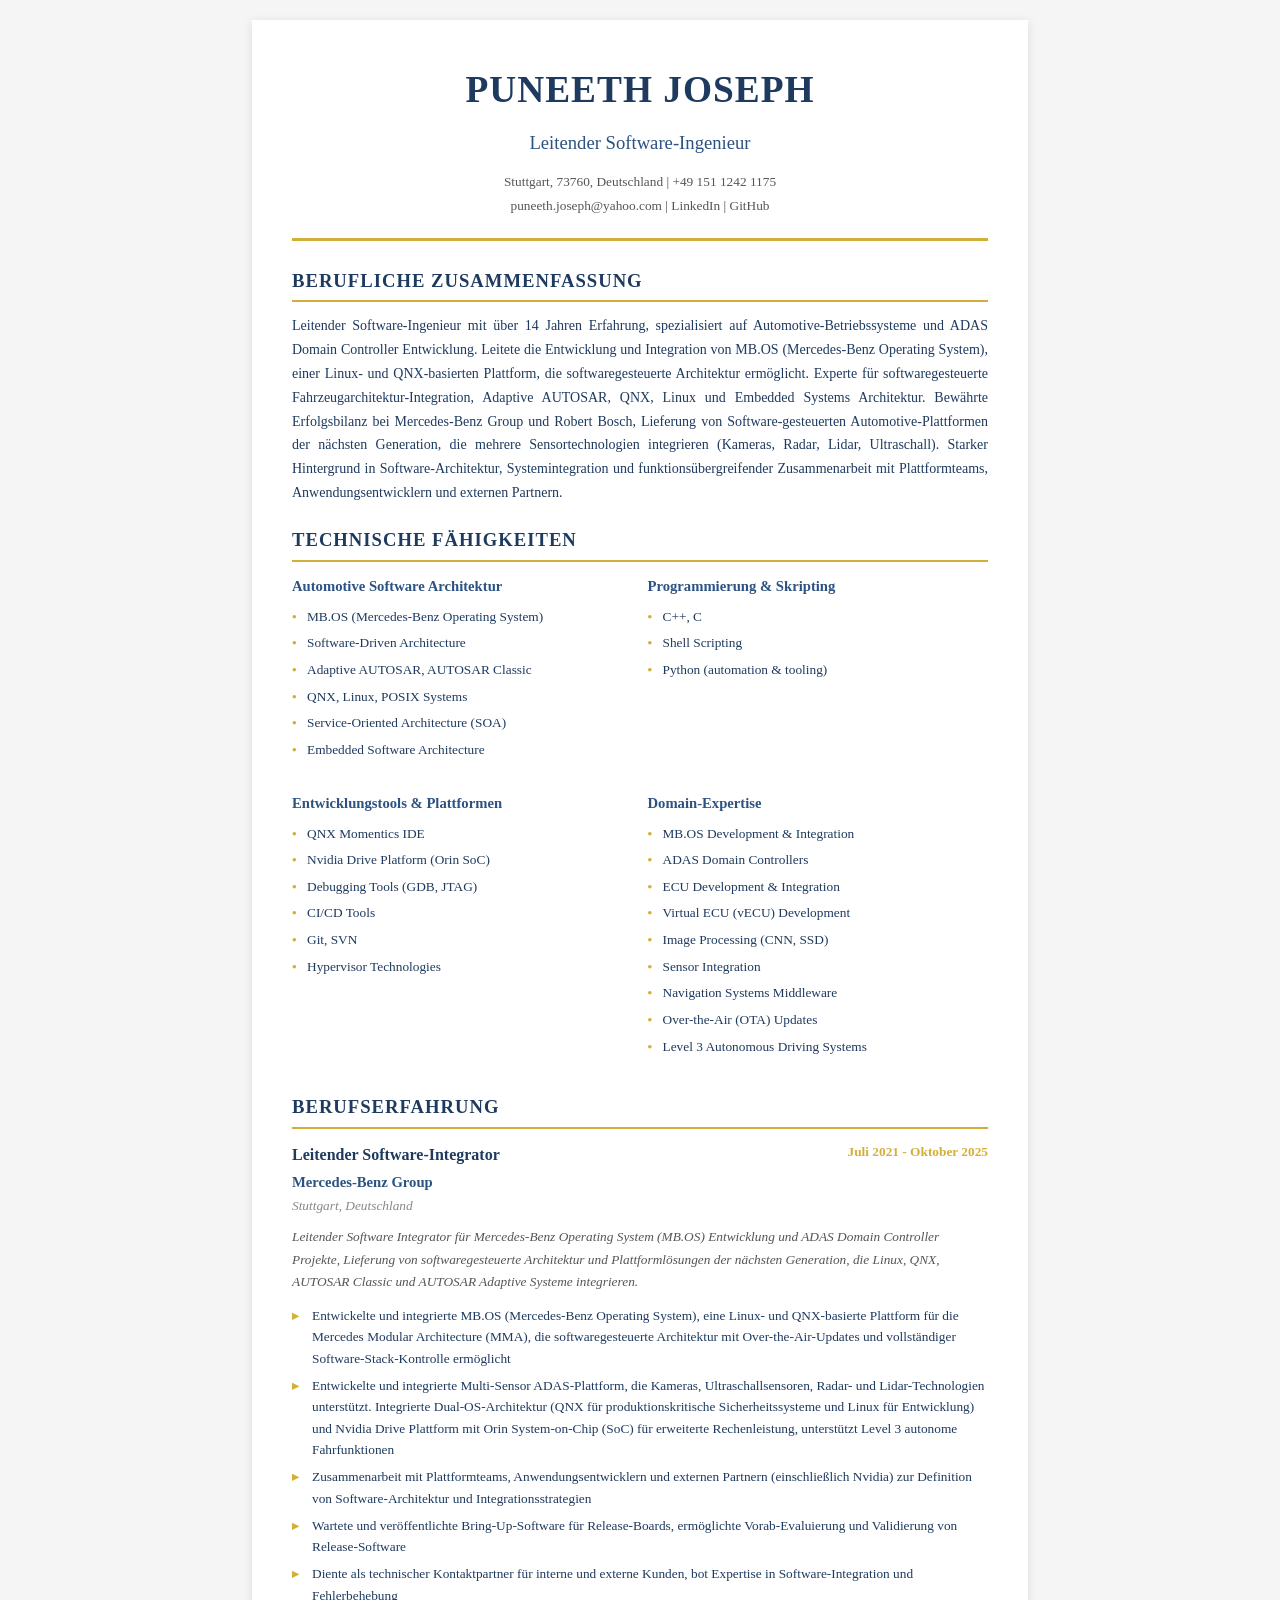
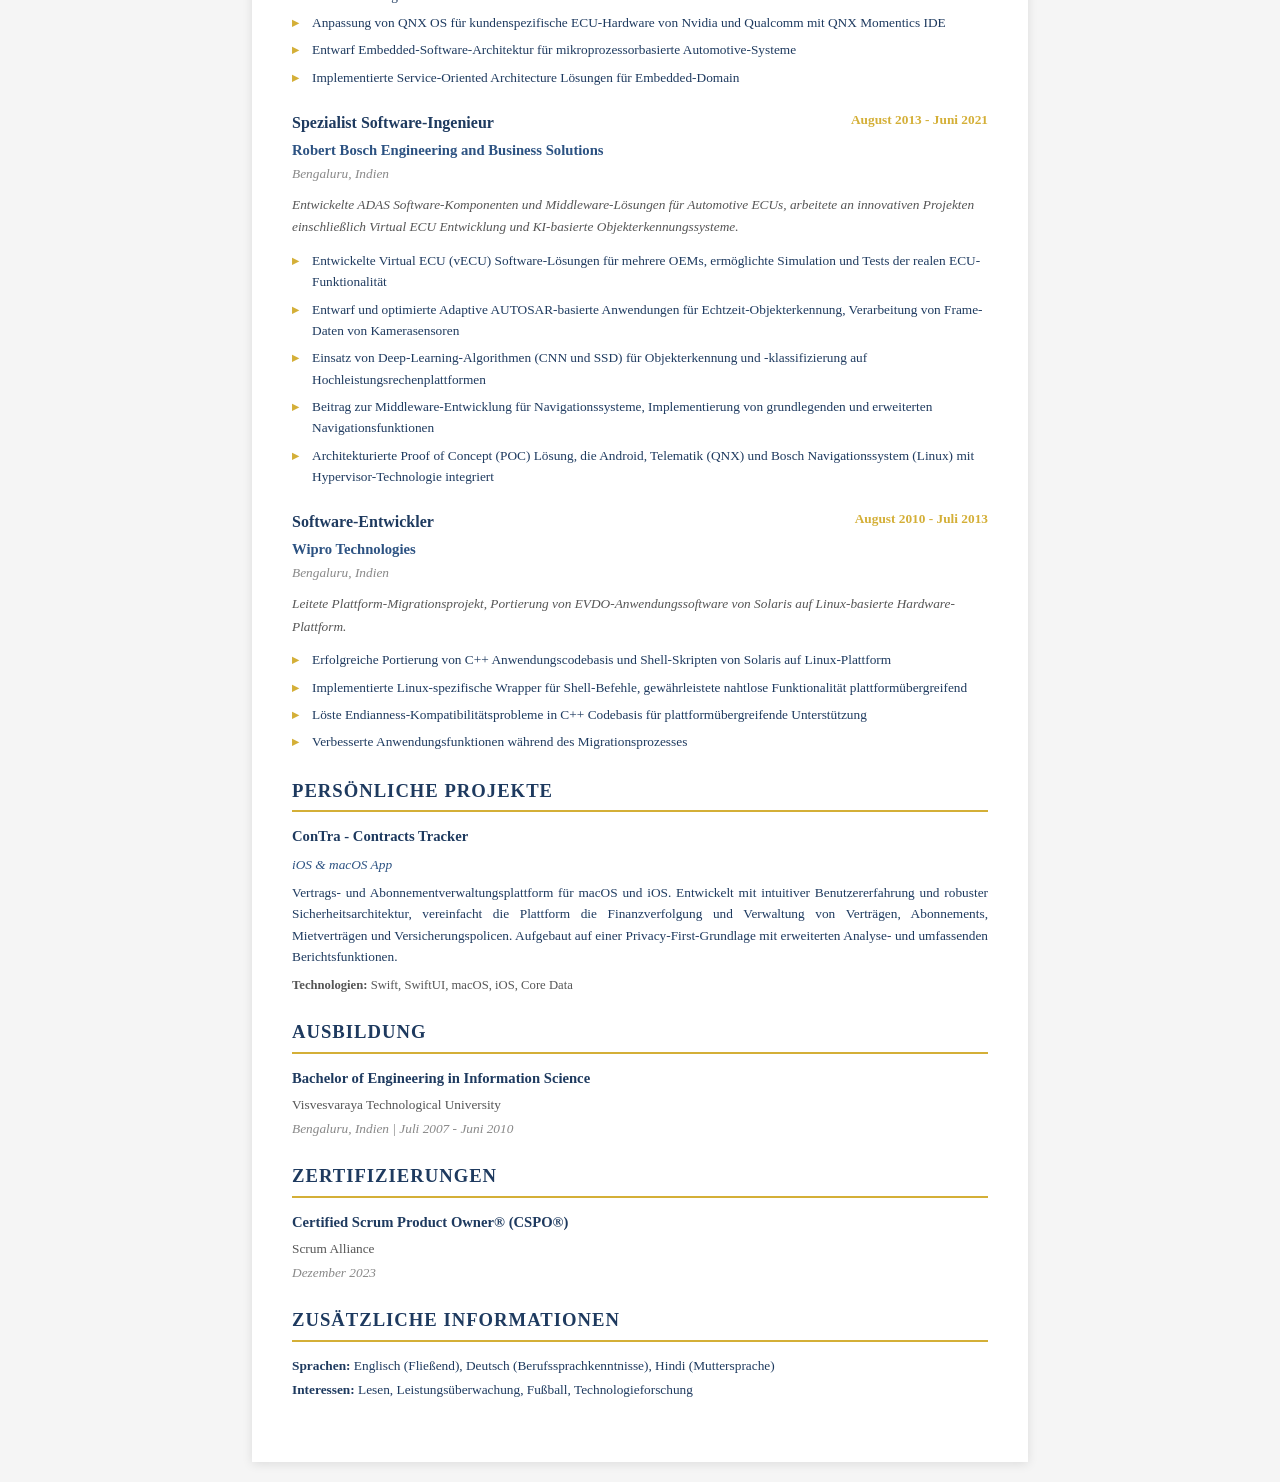
<file: resume/resume-pdf-de.html>
<!DOCTYPE html>
<html lang="de">
<head>
    <meta charset="UTF-8">
    <meta name="viewport" content="width=device-width, initial-scale=1.0">
    <title>Puneeth Joseph - Lebenslauf</title>
    <style>
        @page {
            size: letter;
            margin: 0.75in;
        }

        * {
            margin: 0;
            padding: 0;
            box-sizing: border-box;
        }

        body {
            font-family: 'Georgia', 'Times New Roman', serif;
            line-height: 1.6;
            color: #1e3a5f;
            background: white;
            font-size: 11pt;
        }

        /* Resume Styles */

        .resume-header {
            text-align: center;
            margin-bottom: 25px;
            padding-bottom: 20px;
            border-bottom: 3px solid #d4af37;
        }

        .resume-header h1 {
            font-size: 28pt;
            color: #1e3a5f;
            margin-bottom: 8px;
            font-weight: bold;
            letter-spacing: 1px;
        }

        .resume-header h2 {
            font-size: 14pt;
            color: #2c5282;
            margin-bottom: 12px;
            font-weight: normal;
        }

        .resume-header .contact-info {
            font-size: 10pt;
            color: #555;
            line-height: 1.8;
        }

        .resume-header .contact-info .contact-link {
            color: #555;
            text-decoration: none;
            cursor: pointer;
        }

        @media screen {
            .resume-header .contact-info .contact-link:hover {
                text-decoration: underline;
            }
        }

        .resume-section {
            margin-bottom: 20px;
            page-break-inside: avoid;
        }

        .resume-section-title {
            font-size: 14pt;
            color: #1e3a5f;
            font-weight: bold;
            margin-bottom: 12px;
            padding-bottom: 5px;
            border-bottom: 2px solid #d4af37;
            text-transform: uppercase;
            letter-spacing: 1px;
        }

        .resume-section-content {
            font-size: 10.5pt;
            line-height: 1.7;
        }

        .summary-text {
            text-align: justify;
            margin-bottom: 15px;
        }

        .skills-grid {
            display: grid;
            grid-template-columns: repeat(2, 1fr);
            gap: 15px;
            margin-top: 10px;
        }

        .skill-category {
            margin-bottom: 12px;
        }

        .skill-category h4 {
            font-size: 11pt;
            color: #2c5282;
            font-weight: bold;
            margin-bottom: 5px;
        }

        .skill-category ul {
            list-style: none;
            padding-left: 0;
        }

        .skill-category li {
            padding: 2px 0;
            padding-left: 15px;
            position: relative;
            font-size: 10pt;
        }

        .skill-category li:before {
            content: "•";
            position: absolute;
            left: 0;
            color: #d4af37;
            font-weight: bold;
        }

        .experience-item {
            margin-bottom: 18px;
            page-break-inside: avoid;
        }

        .experience-header {
            display: flex;
            justify-content: space-between;
            align-items: flex-start;
            margin-bottom: 8px;
        }

        .experience-title {
            font-size: 12pt;
            color: #1e3a5f;
            font-weight: bold;
        }

        .experience-company {
            font-size: 11pt;
            color: #2c5282;
            font-weight: 600;
            margin-top: 2px;
        }

        .experience-location {
            font-size: 10pt;
            color: #888;
            font-style: italic;
        }

        .experience-date {
            font-size: 10pt;
            color: #d4af37;
            font-weight: 600;
            white-space: nowrap;
        }

        .experience-description {
            font-style: italic;
            margin-bottom: 8px;
            color: #555;
            font-size: 10pt;
        }

        .experience-achievements {
            list-style: none;
            padding-left: 0;
            margin-top: 8px;
        }

        .experience-achievements li {
            padding: 3px 0;
            padding-left: 20px;
            position: relative;
            font-size: 10pt;
            line-height: 1.6;
        }

        .experience-achievements li:before {
            content: "▸";
            position: absolute;
            left: 0;
            color: #d4af37;
            font-weight: bold;
        }

        .education-item, .certification-item {
            margin-bottom: 12px;
        }

        .education-degree, .certification-name {
            font-size: 11pt;
            color: #1e3a5f;
            font-weight: bold;
            margin-bottom: 3px;
        }

        .education-school, .certification-org {
            font-size: 10pt;
            color: #555;
            margin-bottom: 2px;
        }

        .education-date, .certification-date {
            font-size: 10pt;
            color: #888;
            font-style: italic;
        }

        .additional-info {
            font-size: 10pt;
            line-height: 1.8;
        }

        /* Print Styles */
        @media print {
            body {
                background: white;
            }
            .resume-section {
                page-break-inside: avoid;
            }
            .experience-item {
                page-break-inside: avoid;
            }
            /* Contact links look like plain text in PDF */
            .resume-header .contact-info .contact-link {
                color: #555 !important;
                text-decoration: none !important;
            }
            /* Project links look like plain text in PDF */
            .project-item a {
                color: #1e3a5f !important;
                text-decoration: none !important;
            }
            .project-item a::after {
                content: "" !important;
            }
        }

        @media screen {
            body {
                max-width: 8.5in;
                margin: 0 auto;
                padding: 20px;
                background: #f5f5f5;
            }
            .resume {
                background: white;
                padding: 40px;
                box-shadow: 0 2px 10px rgba(0,0,0,0.1);
            }
        }
    </style>
</head>
<body>
    <!-- Resume -->
    <div class="resume">
        <div class="resume-header">
            <h1>PUNEETH JOSEPH</h1>
            <h2>Leitender Software-Ingenieur</h2>
            <div class="contact-info">
                Stuttgart, 73760, Deutschland | +49 151 1242 1175<br>
                <span class="contact-link" data-href="mailto:puneeth.joseph@yahoo.com">puneeth.joseph@yahoo.com</span> | 
                <span class="contact-link" data-href="https://www.linkedin.com/in/puneethjoseph">LinkedIn</span> | 
                <span class="contact-link" data-href="https://github.com/puneethjoseph">GitHub</span>
            </div>
        </div>

        <div class="resume-section">
            <div class="resume-section-title">Berufliche Zusammenfassung</div>
            <div class="resume-section-content">
                <p class="summary-text">
                    Leitender Software-Ingenieur mit über 14 Jahren Erfahrung, spezialisiert auf Automotive-Betriebssysteme und ADAS Domain Controller Entwicklung. Leitete die Entwicklung und Integration von MB.OS (Mercedes-Benz Operating System), einer Linux- und QNX-basierten Plattform, die softwaregesteuerte Architektur ermöglicht. Experte für softwaregesteuerte Fahrzeugarchitektur-Integration, Adaptive AUTOSAR, QNX, Linux und Embedded Systems Architektur. Bewährte Erfolgsbilanz bei Mercedes-Benz Group und Robert Bosch, Lieferung von Software-gesteuerten Automotive-Plattformen der nächsten Generation, die mehrere Sensortechnologien integrieren (Kameras, Radar, Lidar, Ultraschall). Starker Hintergrund in Software-Architektur, Systemintegration und funktionsübergreifender Zusammenarbeit mit Plattformteams, Anwendungsentwicklern und externen Partnern.
                </p>
            </div>
        </div>

        <div class="resume-section">
            <div class="resume-section-title">Technische Fähigkeiten</div>
            <div class="resume-section-content">
                <div class="skills-grid">
                    <div class="skill-category">
                        <h4>Automotive Software Architektur</h4>
                        <ul>
                            <li>MB.OS (Mercedes-Benz Operating System)</li>
                            <li>Software-Driven Architecture</li>
                            <li>Adaptive AUTOSAR, AUTOSAR Classic</li>
                            <li>QNX, Linux, POSIX Systems</li>
                            <li>Service-Oriented Architecture (SOA)</li>
                            <li>Embedded Software Architecture</li>
                        </ul>
                    </div>
                    <div class="skill-category">
                        <h4>Programmierung & Skripting</h4>
                        <ul>
                            <li>C++, C</li>
                            <li>Shell Scripting</li>
                            <li>Python (automation & tooling)</li>
                        </ul>
                    </div>
                    <div class="skill-category">
                        <h4>Entwicklungstools & Plattformen</h4>
                        <ul>
                            <li>QNX Momentics IDE</li>
                            <li>Nvidia Drive Platform (Orin SoC)</li>
                            <li>Debugging Tools (GDB, JTAG)</li>
                            <li>CI/CD Tools</li>
                            <li>Git, SVN</li>
                            <li>Hypervisor Technologies</li>
                        </ul>
                    </div>
                    <div class="skill-category">
                        <h4>Domain-Expertise</h4>
                        <ul>
                            <li>MB.OS Development & Integration</li>
                            <li>ADAS Domain Controllers</li>
                            <li>ECU Development & Integration</li>
                            <li>Virtual ECU (vECU) Development</li>
                            <li>Image Processing (CNN, SSD)</li>
                            <li>Sensor Integration</li>
                            <li>Navigation Systems Middleware</li>
                            <li>Over-the-Air (OTA) Updates</li>
                            <li>Level 3 Autonomous Driving Systems</li>
                        </ul>
                    </div>
                </div>
            </div>
        </div>

        <div class="resume-section">
            <div class="resume-section-title">Berufserfahrung</div>
            <div class="resume-section-content">
                <div class="experience-item">
                    <div class="experience-header">
                        <div>
                            <div class="experience-title">Leitender Software-Integrator</div>
                            <div class="experience-company">Mercedes-Benz Group</div>
                            <div class="experience-location">Stuttgart, Deutschland</div>
                        </div>
                        <div class="experience-date">Juli 2021 - Oktober 2025</div>
                    </div>
                    <p class="experience-description">
                        Leitender Software Integrator für Mercedes-Benz Operating System (MB.OS) Entwicklung und ADAS Domain Controller Projekte, Lieferung von softwaregesteuerte Architektur und Plattformlösungen der nächsten Generation, die Linux, QNX, AUTOSAR Classic und AUTOSAR Adaptive Systeme integrieren.
                    </p>
                    <ul class="experience-achievements">
                        <li>Entwickelte und integrierte MB.OS (Mercedes-Benz Operating System), eine Linux- und QNX-basierte Plattform für die Mercedes Modular Architecture (MMA), die softwaregesteuerte Architektur mit Over-the-Air-Updates und vollständiger Software-Stack-Kontrolle ermöglicht</li>
                        <li>Entwickelte und integrierte Multi-Sensor ADAS-Plattform, die Kameras, Ultraschallsensoren, Radar- und Lidar-Technologien unterstützt. Integrierte Dual-OS-Architektur (QNX für produktionskritische Sicherheitssysteme und Linux für Entwicklung) und Nvidia Drive Plattform mit Orin System-on-Chip (SoC) für erweiterte Rechenleistung, unterstützt Level 3 autonome Fahrfunktionen</li>
                        <li>Zusammenarbeit mit Plattformteams, Anwendungsentwicklern und externen Partnern (einschließlich Nvidia) zur Definition von Software-Architektur und Integrationsstrategien</li>
                        <li>Wartete und veröffentlichte Bring-Up-Software für Release-Boards, ermöglichte Vorab-Evaluierung und Validierung von Release-Software</li>
                        <li>Diente als technischer Kontaktpartner für interne und externe Kunden, bot Expertise in Software-Integration und Fehlerbehebung</li>
                        <li>Anpassung von QNX OS für kundenspezifische ECU-Hardware von Nvidia und Qualcomm mit QNX Momentics IDE</li>
                        <li>Entwarf Embedded-Software-Architektur für mikroprozessorbasierte Automotive-Systeme</li>
                        <li>Implementierte Service-Oriented Architecture Lösungen für Embedded-Domain</li>
                    </ul>
                </div>

                <div class="experience-item">
                    <div class="experience-header">
                        <div>
                            <div class="experience-title">Spezialist Software-Ingenieur</div>
                            <div class="experience-company">Robert Bosch Engineering and Business Solutions</div>
                            <div class="experience-location">Bengaluru, Indien</div>
                        </div>
                        <div class="experience-date">August 2013 - Juni 2021</div>
                    </div>
                    <p class="experience-description">
                        Entwickelte ADAS Software-Komponenten und Middleware-Lösungen für Automotive ECUs, arbeitete an innovativen Projekten einschließlich Virtual ECU Entwicklung und KI-basierte Objekterkennungssysteme.
                    </p>
                    <ul class="experience-achievements">
                        <li>Entwickelte Virtual ECU (vECU) Software-Lösungen für mehrere OEMs, ermöglichte Simulation und Tests der realen ECU-Funktionalität</li>
                        <li>Entwarf und optimierte Adaptive AUTOSAR-basierte Anwendungen für Echtzeit-Objekterkennung, Verarbeitung von Frame-Daten von Kamerasensoren</li>
                        <li>Einsatz von Deep-Learning-Algorithmen (CNN und SSD) für Objekterkennung und -klassifizierung auf Hochleistungsrechenplattformen</li>
                        <li>Beitrag zur Middleware-Entwicklung für Navigationssysteme, Implementierung von grundlegenden und erweiterten Navigationsfunktionen</li>
                        <li>Architekturierte Proof of Concept (POC) Lösung, die Android, Telematik (QNX) und Bosch Navigationssystem (Linux) mit Hypervisor-Technologie integriert</li>
                    </ul>
                </div>

                <div class="experience-item">
                    <div class="experience-header">
                        <div>
                            <div class="experience-title">Software-Entwickler</div>
                            <div class="experience-company">Wipro Technologies</div>
                            <div class="experience-location">Bengaluru, Indien</div>
                        </div>
                        <div class="experience-date">August 2010 - Juli 2013</div>
                    </div>
                    <p class="experience-description">
                        Leitete Plattform-Migrationsprojekt, Portierung von EVDO-Anwendungssoftware von Solaris auf Linux-basierte Hardware-Plattform.
                    </p>
                    <ul class="experience-achievements">
                        <li>Erfolgreiche Portierung von C++ Anwendungscodebasis und Shell-Skripten von Solaris auf Linux-Plattform</li>
                        <li>Implementierte Linux-spezifische Wrapper für Shell-Befehle, gewährleistete nahtlose Funktionalität plattformübergreifend</li>
                        <li>Löste Endianness-Kompatibilitätsprobleme in C++ Codebasis für plattformübergreifende Unterstützung</li>
                        <li>Verbesserte Anwendungsfunktionen während des Migrationsprozesses</li>
                    </ul>
                </div>
            </div>
        </div>

        <div class="resume-section">
            <div class="resume-section-title">Persönliche Projekte</div>
            <div class="resume-section-content">
                <div class="project-item" style="margin-bottom: 15px;">
                    <div style="font-weight: bold; color: #1e3a5f; margin-bottom: 5px; font-size: 11pt;">
                        <a href="https://contra.puneethjoseph.in" target="_blank" style="color: #1e3a5f; text-decoration: none;">ConTra - Contracts Tracker</a>
                    </div>
                    <div style="font-style: italic; color: #2c5282; margin-bottom: 5px; font-size: 10pt;">iOS & macOS App</div>
                    <div style="font-size: 10pt; line-height: 1.6; text-align: justify;">
                        Vertrags- und Abonnementverwaltungsplattform für macOS und iOS. Entwickelt mit intuitiver Benutzererfahrung und robuster Sicherheitsarchitektur, vereinfacht die Plattform die Finanzverfolgung und Verwaltung von Verträgen, Abonnements, Mietverträgen und Versicherungspolicen. Aufgebaut auf einer Privacy-First-Grundlage mit erweiterten Analyse- und umfassenden Berichtsfunktionen.
                    </div>
                    <div style="margin-top: 8px; font-size: 9.5pt; color: #555;">
                        <strong>Technologien:</strong> Swift, SwiftUI, macOS, iOS, Core Data
                    </div>
                </div>
            </div>
        </div>

        <div class="resume-section">
            <div class="resume-section-title">Ausbildung</div>
            <div class="resume-section-content">
                <div class="education-item">
                    <div class="education-degree">Bachelor of Engineering in Information Science</div>
                    <div class="education-school">Visvesvaraya Technological University</div>
                    <div class="education-date">Bengaluru, Indien | Juli 2007 - Juni 2010</div>
                </div>
            </div>
        </div>

        <div class="resume-section">
            <div class="resume-section-title">Zertifizierungen</div>
            <div class="resume-section-content">
                <div class="certification-item">
                    <div class="certification-name">Certified Scrum Product Owner® (CSPO®)</div>
                    <div class="certification-org">Scrum Alliance</div>
                    <div class="certification-date">Dezember 2023</div>
                </div>
            </div>
        </div>

        <div class="resume-section">
            <div class="resume-section-title">Zusätzliche Informationen</div>
            <div class="resume-section-content">
                <div class="additional-info">
                    <p><strong>Sprachen:</strong> Englisch (Fließend), Deutsch (Berufssprachkenntnisse), Hindi (Muttersprache)</p>
                    <p><strong>Interessen:</strong> Lesen, Leistungsüberwachung, Fußball, Technologieforschung</p>
                </div>
            </div>
        </div>
    </div>

    <script>
        // Make contact links clickable without showing URLs in PDF
        document.addEventListener('DOMContentLoaded', function() {
            const contactLinks = document.querySelectorAll('.contact-link');
            contactLinks.forEach(function(link) {
                link.addEventListener('click', function() {
                    const href = this.getAttribute('data-href');
                    if (href) {
                        window.open(href, '_blank');
                    }
                });
            });
        });
    </script>
</body>
</html>
</file>
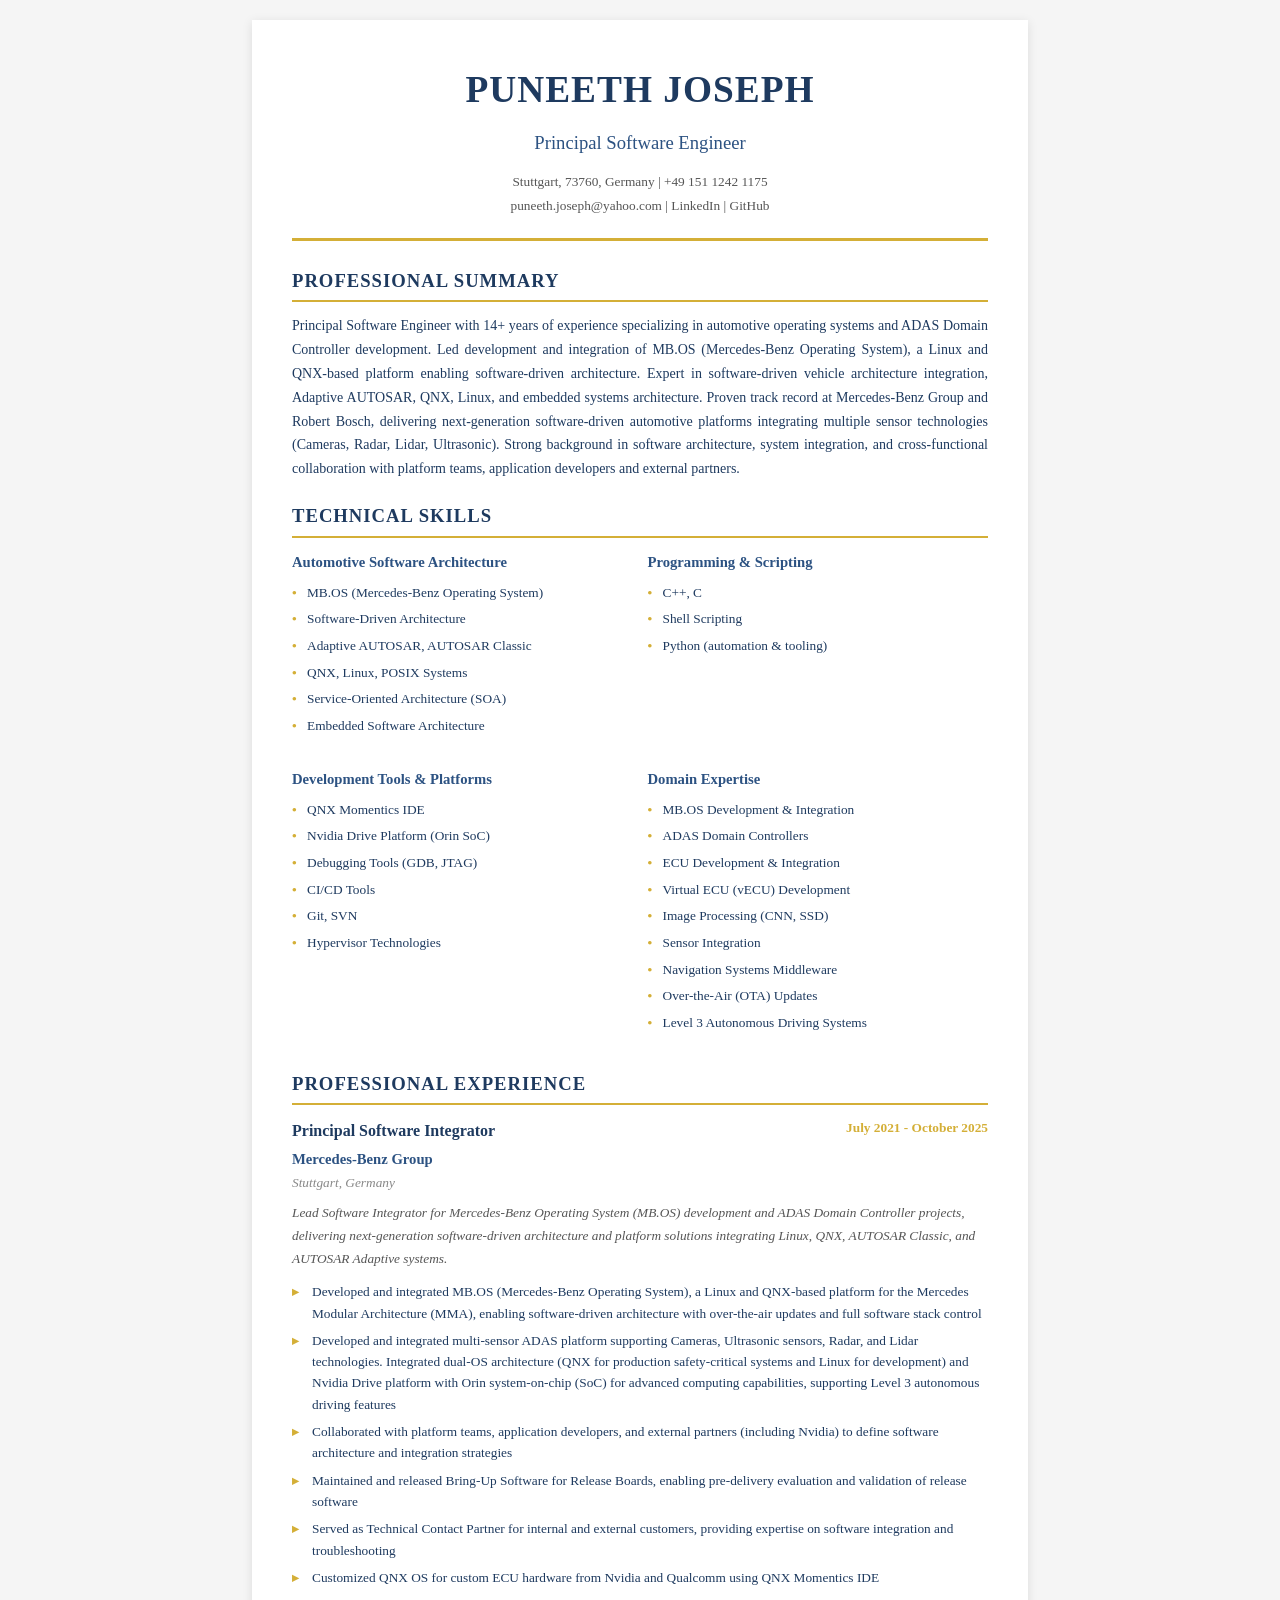
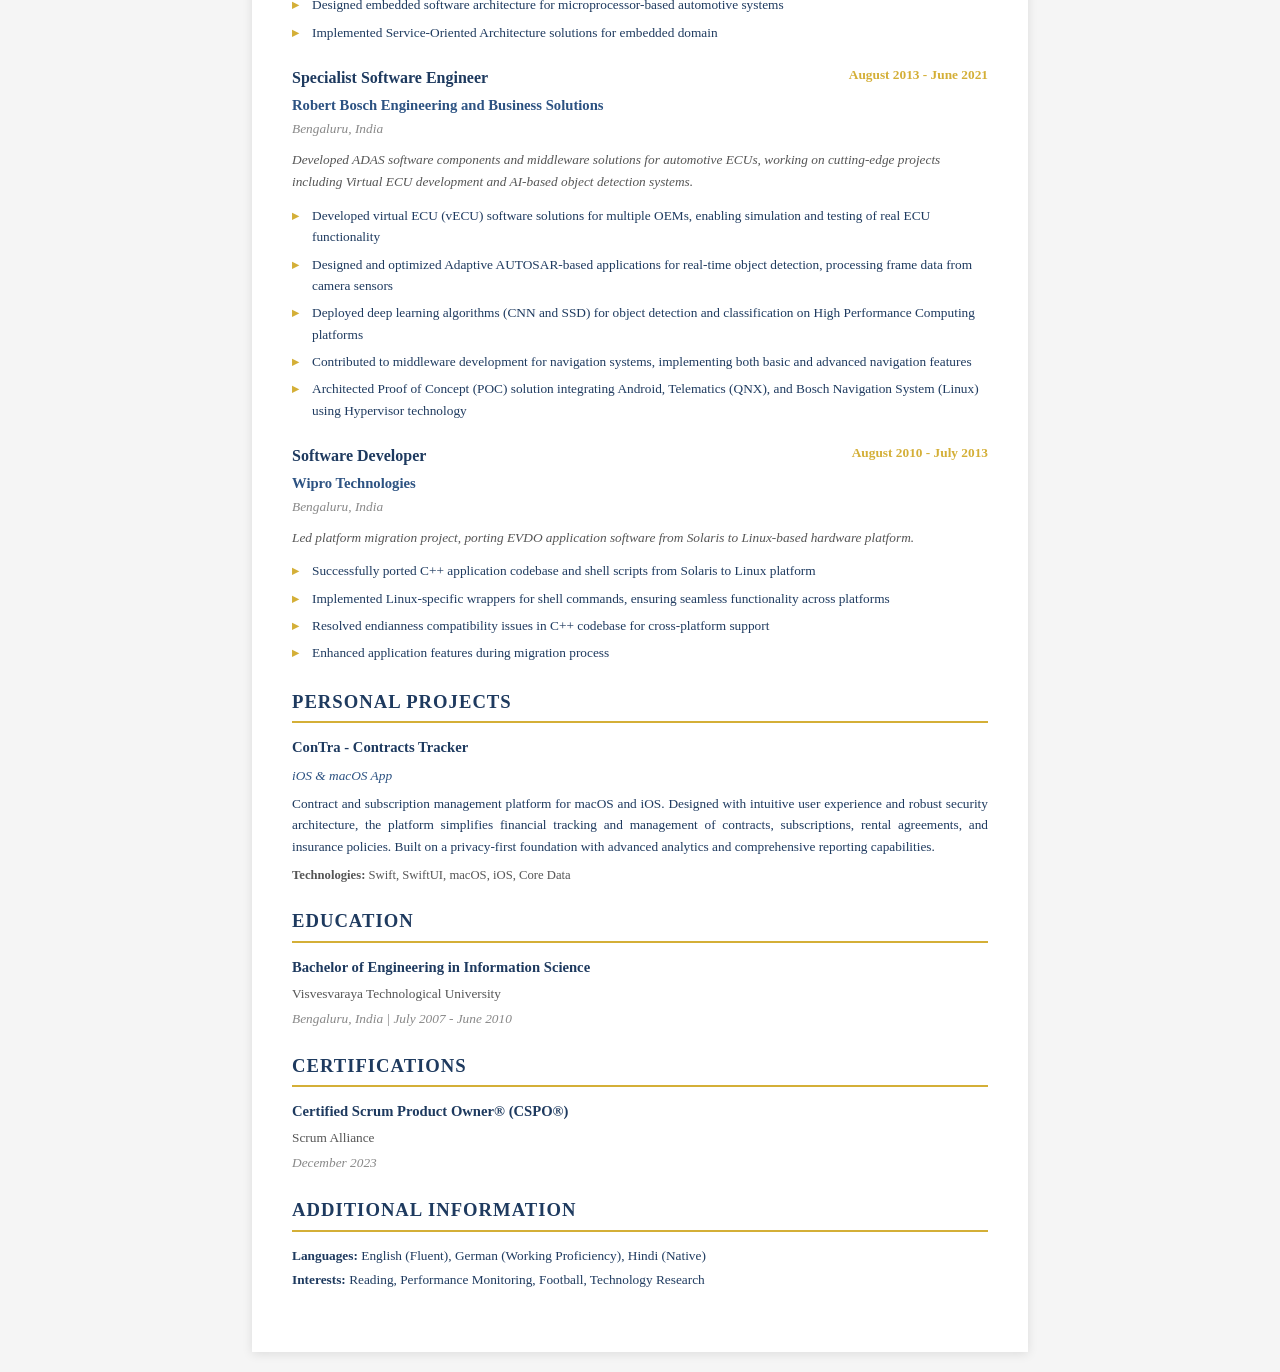
<file: resume/resume-pdf.html>
<!DOCTYPE html>
<html lang="en">
<head>
    <meta charset="UTF-8">
    <meta name="viewport" content="width=device-width, initial-scale=1.0">
    <title>Puneeth Joseph - Resume</title>
    <style>
        @page {
            size: letter;
            margin: 0.75in;
        }

        * {
            margin: 0;
            padding: 0;
            box-sizing: border-box;
        }

        body {
            font-family: 'Georgia', 'Times New Roman', serif;
            line-height: 1.6;
            color: #1e3a5f;
            background: white;
            font-size: 11pt;
        }

        /* Resume Styles */

        .resume-header {
            text-align: center;
            margin-bottom: 25px;
            padding-bottom: 20px;
            border-bottom: 3px solid #d4af37;
        }

        .resume-header h1 {
            font-size: 28pt;
            color: #1e3a5f;
            margin-bottom: 8px;
            font-weight: bold;
            letter-spacing: 1px;
        }

        .resume-header h2 {
            font-size: 14pt;
            color: #2c5282;
            margin-bottom: 12px;
            font-weight: normal;
        }

        .resume-header .contact-info {
            font-size: 10pt;
            color: #555;
            line-height: 1.8;
        }

        .resume-header .contact-info .contact-link {
            color: #555;
            text-decoration: none;
            cursor: pointer;
        }

        @media screen {
            .resume-header .contact-info .contact-link:hover {
                text-decoration: underline;
            }
        }

        .resume-section {
            margin-bottom: 20px;
            page-break-inside: avoid;
        }

        .resume-section-title {
            font-size: 14pt;
            color: #1e3a5f;
            font-weight: bold;
            margin-bottom: 12px;
            padding-bottom: 5px;
            border-bottom: 2px solid #d4af37;
            text-transform: uppercase;
            letter-spacing: 1px;
        }

        .resume-section-content {
            font-size: 10.5pt;
            line-height: 1.7;
        }

        .summary-text {
            text-align: justify;
            margin-bottom: 15px;
        }

        .skills-grid {
            display: grid;
            grid-template-columns: repeat(2, 1fr);
            gap: 15px;
            margin-top: 10px;
        }

        .skill-category {
            margin-bottom: 12px;
        }

        .skill-category h4 {
            font-size: 11pt;
            color: #2c5282;
            font-weight: bold;
            margin-bottom: 5px;
        }

        .skill-category ul {
            list-style: none;
            padding-left: 0;
        }

        .skill-category li {
            padding: 2px 0;
            padding-left: 15px;
            position: relative;
            font-size: 10pt;
        }

        .skill-category li:before {
            content: "•";
            position: absolute;
            left: 0;
            color: #d4af37;
            font-weight: bold;
        }

        .experience-item {
            margin-bottom: 18px;
            page-break-inside: avoid;
        }

        .experience-header {
            display: flex;
            justify-content: space-between;
            align-items: flex-start;
            margin-bottom: 8px;
        }

        .experience-title {
            font-size: 12pt;
            color: #1e3a5f;
            font-weight: bold;
        }

        .experience-company {
            font-size: 11pt;
            color: #2c5282;
            font-weight: 600;
            margin-top: 2px;
        }

        .experience-location {
            font-size: 10pt;
            color: #888;
            font-style: italic;
        }

        .experience-date {
            font-size: 10pt;
            color: #d4af37;
            font-weight: 600;
            white-space: nowrap;
        }

        .experience-description {
            font-style: italic;
            margin-bottom: 8px;
            color: #555;
            font-size: 10pt;
        }

        .experience-achievements {
            list-style: none;
            padding-left: 0;
            margin-top: 8px;
        }

        .experience-achievements li {
            padding: 3px 0;
            padding-left: 20px;
            position: relative;
            font-size: 10pt;
            line-height: 1.6;
        }

        .experience-achievements li:before {
            content: "▸";
            position: absolute;
            left: 0;
            color: #d4af37;
            font-weight: bold;
        }

        .education-item, .certification-item {
            margin-bottom: 12px;
        }

        .education-degree, .certification-name {
            font-size: 11pt;
            color: #1e3a5f;
            font-weight: bold;
            margin-bottom: 3px;
        }

        .education-school, .certification-org {
            font-size: 10pt;
            color: #555;
            margin-bottom: 2px;
        }

        .education-date, .certification-date {
            font-size: 10pt;
            color: #888;
            font-style: italic;
        }

        .additional-info {
            font-size: 10pt;
            line-height: 1.8;
        }

        /* Print Styles */
        @media print {
            body {
                background: white;
            }
            .resume-section {
                page-break-inside: avoid;
            }
            .experience-item {
                page-break-inside: avoid;
            }
            /* Contact links look like plain text in PDF */
            .resume-header .contact-info .contact-link {
                color: #555 !important;
                text-decoration: none !important;
            }
            /* Project links look like plain text in PDF */
            .project-item a {
                color: #1e3a5f !important;
                text-decoration: none !important;
            }
            .project-item a::after {
                content: "" !important;
            }
        }

        @media screen {
            body {
                max-width: 8.5in;
                margin: 0 auto;
                padding: 20px;
                background: #f5f5f5;
            }
            .resume {
                background: white;
                padding: 40px;
                box-shadow: 0 2px 10px rgba(0,0,0,0.1);
            }
        }
    </style>
</head>
<body>
    <!-- Resume -->
    <div class="resume">
        <div class="resume-header">
            <h1>PUNEETH JOSEPH</h1>
            <h2>Principal Software Engineer</h2>
            <div class="contact-info">
                Stuttgart, 73760, Germany | +49 151 1242 1175<br>
                <span class="contact-link" data-href="mailto:puneeth.joseph@yahoo.com">puneeth.joseph@yahoo.com</span> | 
                <span class="contact-link" data-href="https://www.linkedin.com/in/puneethjoseph">LinkedIn</span> | 
                <span class="contact-link" data-href="https://github.com/puneethjoseph">GitHub</span>
            </div>
        </div>

        <div class="resume-section">
            <div class="resume-section-title">Professional Summary</div>
            <div class="resume-section-content">
                <p class="summary-text">
                    Principal Software Engineer with 14+ years of experience specializing in automotive operating systems and ADAS Domain Controller development. Led development and integration of MB.OS (Mercedes-Benz Operating System), a Linux and QNX-based platform enabling software-driven architecture. Expert in software-driven vehicle architecture integration, Adaptive AUTOSAR, QNX, Linux, and embedded systems architecture. Proven track record at Mercedes-Benz Group and Robert Bosch, delivering next-generation software-driven automotive platforms integrating multiple sensor technologies (Cameras, Radar, Lidar, Ultrasonic). Strong background in software architecture, system integration, and cross-functional collaboration with platform teams, application developers and external partners.
                </p>
            </div>
        </div>

        <div class="resume-section">
            <div class="resume-section-title">Technical Skills</div>
            <div class="resume-section-content">
                <div class="skills-grid">
                    <div class="skill-category">
                        <h4>Automotive Software Architecture</h4>
                        <ul>
                            <li>MB.OS (Mercedes-Benz Operating System)</li>
                            <li>Software-Driven Architecture</li>
                            <li>Adaptive AUTOSAR, AUTOSAR Classic</li>
                            <li>QNX, Linux, POSIX Systems</li>
                            <li>Service-Oriented Architecture (SOA)</li>
                            <li>Embedded Software Architecture</li>
                        </ul>
                    </div>
                    <div class="skill-category">
                        <h4>Programming & Scripting</h4>
                        <ul>
                            <li>C++, C</li>
                            <li>Shell Scripting</li>
                            <li>Python (automation & tooling)</li>
                        </ul>
                    </div>
                    <div class="skill-category">
                        <h4>Development Tools & Platforms</h4>
                        <ul>
                            <li>QNX Momentics IDE</li>
                            <li>Nvidia Drive Platform (Orin SoC)</li>
                            <li>Debugging Tools (GDB, JTAG)</li>
                            <li>CI/CD Tools</li>
                            <li>Git, SVN</li>
                            <li>Hypervisor Technologies</li>
                        </ul>
                    </div>
                    <div class="skill-category">
                        <h4>Domain Expertise</h4>
                        <ul>
                            <li>MB.OS Development & Integration</li>
                            <li>ADAS Domain Controllers</li>
                            <li>ECU Development & Integration</li>
                            <li>Virtual ECU (vECU) Development</li>
                            <li>Image Processing (CNN, SSD)</li>
                            <li>Sensor Integration</li>
                            <li>Navigation Systems Middleware</li>
                            <li>Over-the-Air (OTA) Updates</li>
                            <li>Level 3 Autonomous Driving Systems</li>
                        </ul>
                    </div>
                </div>
            </div>
        </div>

        <div class="resume-section">
            <div class="resume-section-title">Professional Experience</div>
            <div class="resume-section-content">
                <div class="experience-item">
                    <div class="experience-header">
                        <div>
                            <div class="experience-title">Principal Software Integrator</div>
                            <div class="experience-company">Mercedes-Benz Group</div>
                            <div class="experience-location">Stuttgart, Germany</div>
                        </div>
                        <div class="experience-date">July 2021 - October 2025</div>
                    </div>
                    <p class="experience-description">
                        Lead Software Integrator for Mercedes-Benz Operating System (MB.OS) development and ADAS Domain Controller projects, delivering next-generation software-driven architecture and platform solutions integrating Linux, QNX, AUTOSAR Classic, and AUTOSAR Adaptive systems.
                    </p>
                    <ul class="experience-achievements">
                        <li>Developed and integrated MB.OS (Mercedes-Benz Operating System), a Linux and QNX-based platform for the Mercedes Modular Architecture (MMA), enabling software-driven architecture with over-the-air updates and full software stack control</li>
                        <li>Developed and integrated multi-sensor ADAS platform supporting Cameras, Ultrasonic sensors, Radar, and Lidar technologies. Integrated dual-OS architecture (QNX for production safety-critical systems and Linux for development) and Nvidia Drive platform with Orin system-on-chip (SoC) for advanced computing capabilities, supporting Level 3 autonomous driving features</li>
                        <li>Collaborated with platform teams, application developers, and external partners (including Nvidia) to define software architecture and integration strategies</li>
                        <li>Maintained and released Bring-Up Software for Release Boards, enabling pre-delivery evaluation and validation of release software</li>
                        <li>Served as Technical Contact Partner for internal and external customers, providing expertise on software integration and troubleshooting</li>
                        <li>Customized QNX OS for custom ECU hardware from Nvidia and Qualcomm using QNX Momentics IDE</li>
                        <li>Designed embedded software architecture for microprocessor-based automotive systems</li>
                        <li>Implemented Service-Oriented Architecture solutions for embedded domain</li>
                    </ul>
                </div>

                <div class="experience-item">
                    <div class="experience-header">
                        <div>
                            <div class="experience-title">Specialist Software Engineer</div>
                            <div class="experience-company">Robert Bosch Engineering and Business Solutions</div>
                            <div class="experience-location">Bengaluru, India</div>
                        </div>
                        <div class="experience-date">August 2013 - June 2021</div>
                    </div>
                    <p class="experience-description">
                        Developed ADAS software components and middleware solutions for automotive ECUs, working on cutting-edge projects including Virtual ECU development and AI-based object detection systems.
                    </p>
                    <ul class="experience-achievements">
                        <li>Developed virtual ECU (vECU) software solutions for multiple OEMs, enabling simulation and testing of real ECU functionality</li>
                        <li>Designed and optimized Adaptive AUTOSAR-based applications for real-time object detection, processing frame data from camera sensors</li>
                        <li>Deployed deep learning algorithms (CNN and SSD) for object detection and classification on High Performance Computing platforms</li>
                        <li>Contributed to middleware development for navigation systems, implementing both basic and advanced navigation features</li>
                        <li>Architected Proof of Concept (POC) solution integrating Android, Telematics (QNX), and Bosch Navigation System (Linux) using Hypervisor technology</li>
                    </ul>
                </div>

                <div class="experience-item">
                    <div class="experience-header">
                        <div>
                            <div class="experience-title">Software Developer</div>
                            <div class="experience-company">Wipro Technologies</div>
                            <div class="experience-location">Bengaluru, India</div>
                        </div>
                        <div class="experience-date">August 2010 - July 2013</div>
                    </div>
                    <p class="experience-description">
                        Led platform migration project, porting EVDO application software from Solaris to Linux-based hardware platform.
                    </p>
                    <ul class="experience-achievements">
                        <li>Successfully ported C++ application codebase and shell scripts from Solaris to Linux platform</li>
                        <li>Implemented Linux-specific wrappers for shell commands, ensuring seamless functionality across platforms</li>
                        <li>Resolved endianness compatibility issues in C++ codebase for cross-platform support</li>
                        <li>Enhanced application features during migration process</li>
                    </ul>
                </div>
            </div>
        </div>

        <div class="resume-section">
            <div class="resume-section-title">Personal Projects</div>
            <div class="resume-section-content">
                <div class="project-item" style="margin-bottom: 15px;">
                    <div style="font-weight: bold; color: #1e3a5f; margin-bottom: 5px; font-size: 11pt;">
                        <a href="https://contra.puneethjoseph.in" target="_blank" style="color: #1e3a5f; text-decoration: none;">ConTra - Contracts Tracker</a>
                    </div>
                    <div style="font-style: italic; color: #2c5282; margin-bottom: 5px; font-size: 10pt;">iOS & macOS App</div>
                    <div style="font-size: 10pt; line-height: 1.6; text-align: justify;">
                        Contract and subscription management platform for macOS and iOS. Designed with intuitive user experience and robust security architecture, the platform simplifies financial tracking and management of contracts, subscriptions, rental agreements, and insurance policies. Built on a privacy-first foundation with advanced analytics and comprehensive reporting capabilities.
                    </div>
                    <div style="margin-top: 8px; font-size: 9.5pt; color: #555;">
                        <strong>Technologies:</strong> Swift, SwiftUI, macOS, iOS, Core Data
                    </div>
                </div>
            </div>
        </div>

        <div class="resume-section">
            <div class="resume-section-title">Education</div>
            <div class="resume-section-content">
                <div class="education-item">
                    <div class="education-degree">Bachelor of Engineering in Information Science</div>
                    <div class="education-school">Visvesvaraya Technological University</div>
                    <div class="education-date">Bengaluru, India | July 2007 - June 2010</div>
                </div>
            </div>
        </div>

        <div class="resume-section">
            <div class="resume-section-title">Certifications</div>
            <div class="resume-section-content">
                <div class="certification-item">
                    <div class="certification-name">Certified Scrum Product Owner® (CSPO®)</div>
                    <div class="certification-org">Scrum Alliance</div>
                    <div class="certification-date">December 2023</div>
                </div>
            </div>
        </div>

        <div class="resume-section">
            <div class="resume-section-title">Additional Information</div>
            <div class="resume-section-content">
                <div class="additional-info">
                    <p><strong>Languages:</strong> English (Fluent), German (Working Proficiency), Hindi (Native)</p>
                    <p><strong>Interests:</strong> Reading, Performance Monitoring, Football, Technology Research</p>
                </div>
            </div>
        </div>
    </div>

    <script>
        // Make contact links clickable without showing URLs in PDF
        document.addEventListener('DOMContentLoaded', function() {
            const contactLinks = document.querySelectorAll('.contact-link');
            contactLinks.forEach(function(link) {
                link.addEventListener('click', function() {
                    const href = this.getAttribute('data-href');
                    if (href) {
                        window.open(href, '_blank');
                    }
                });
            });
        });
    </script>
</body>
</html>
</file>
